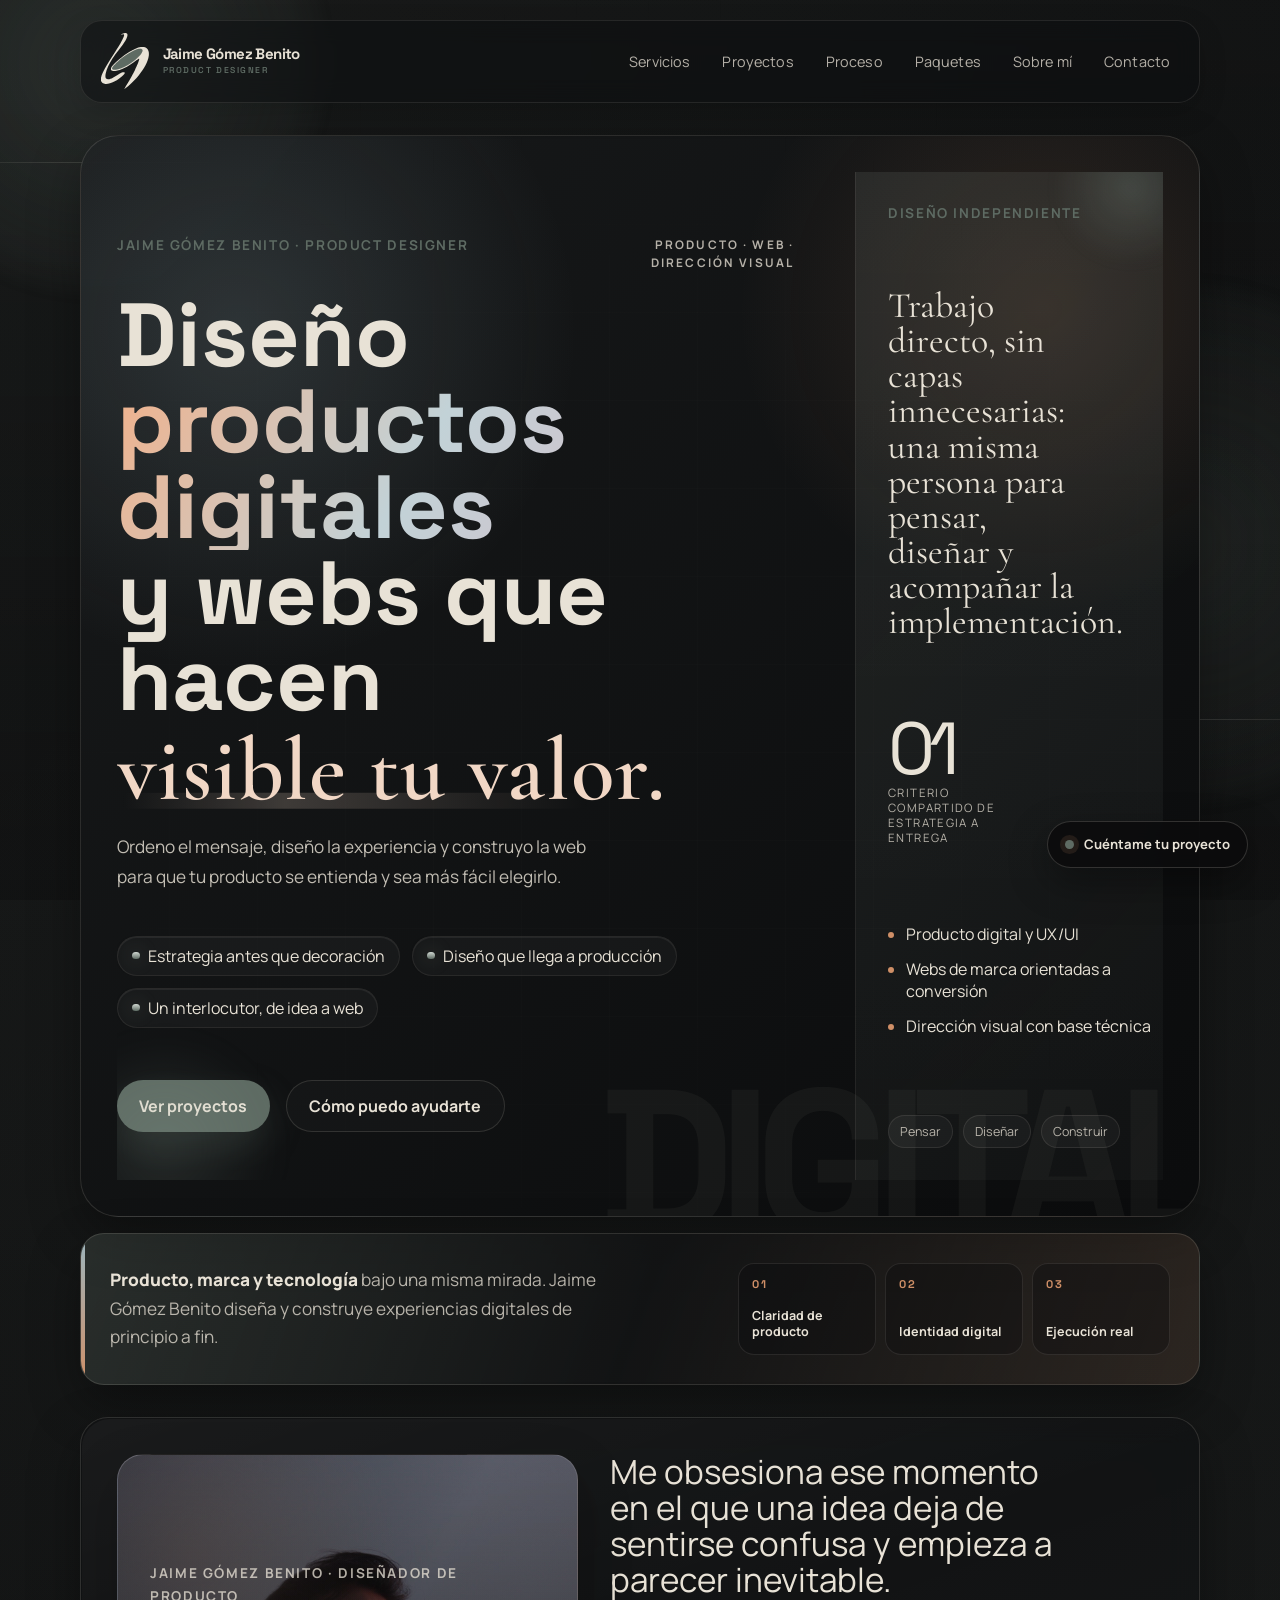
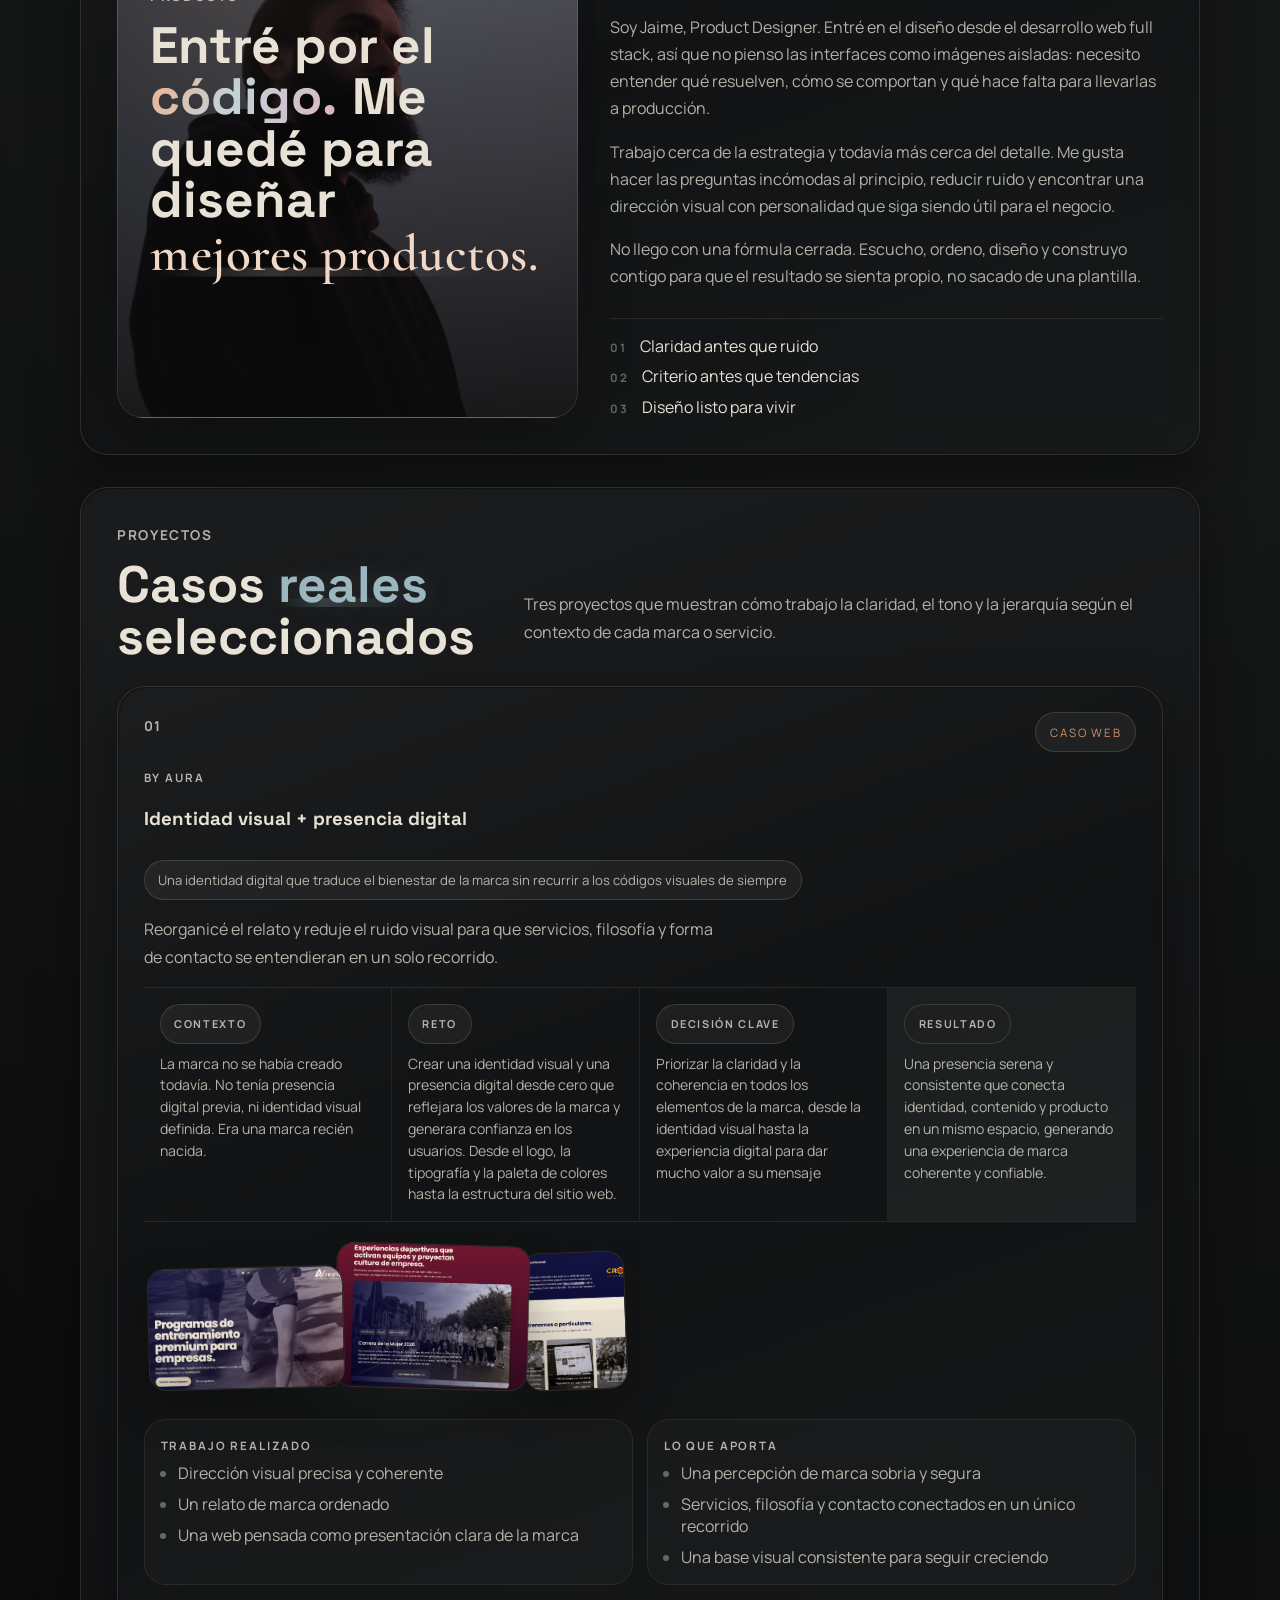
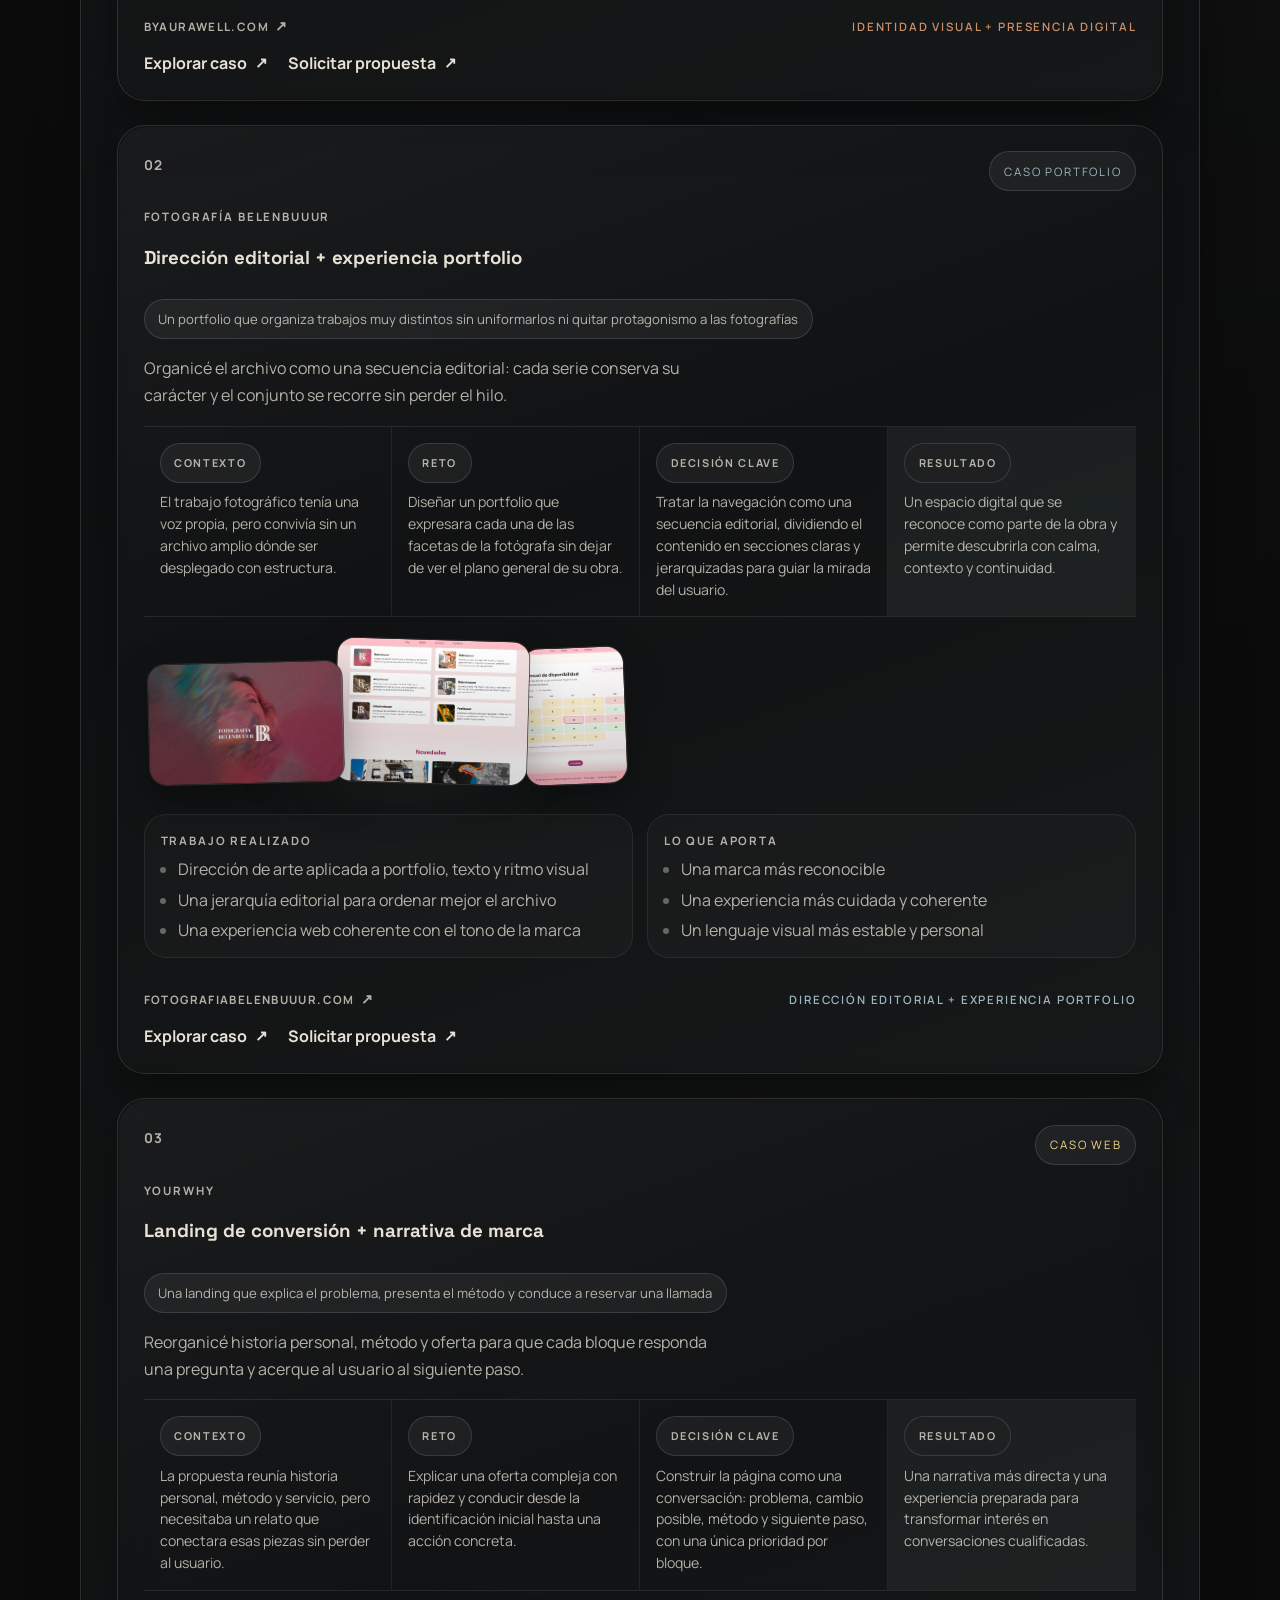
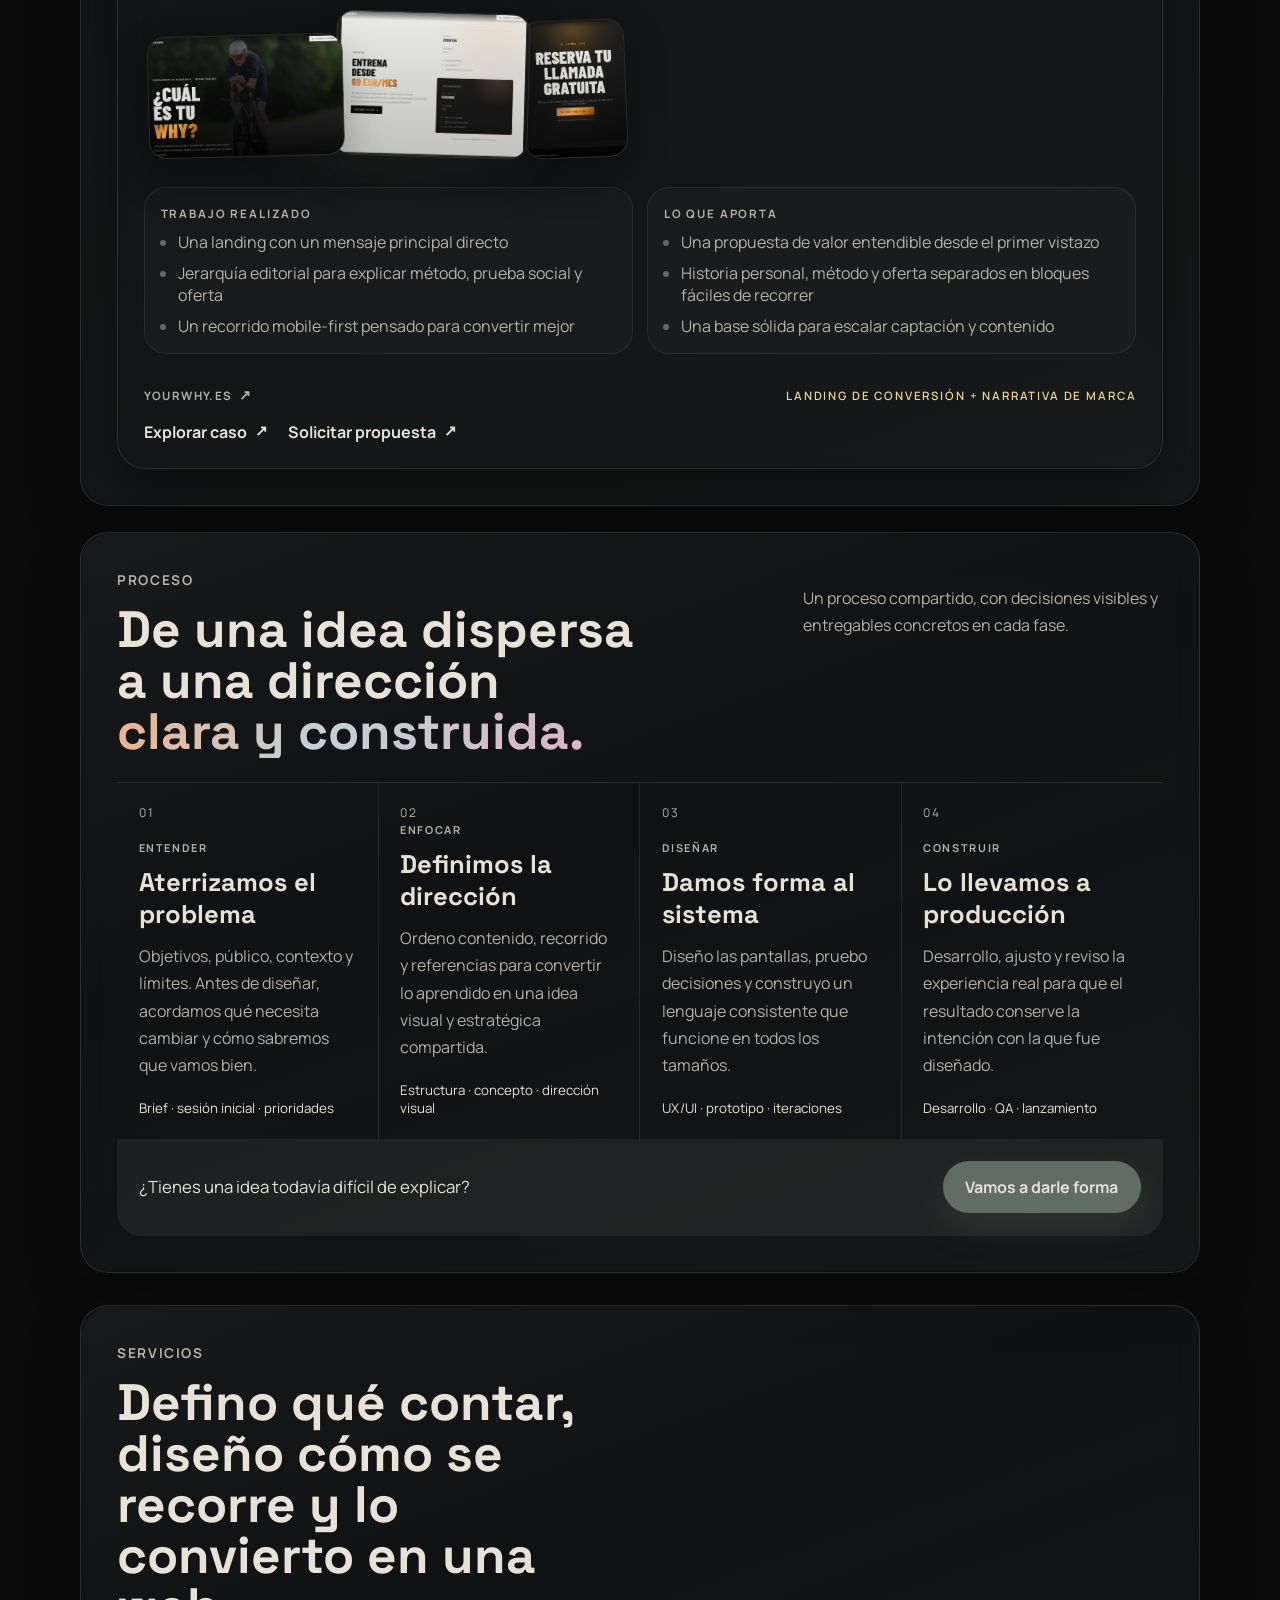
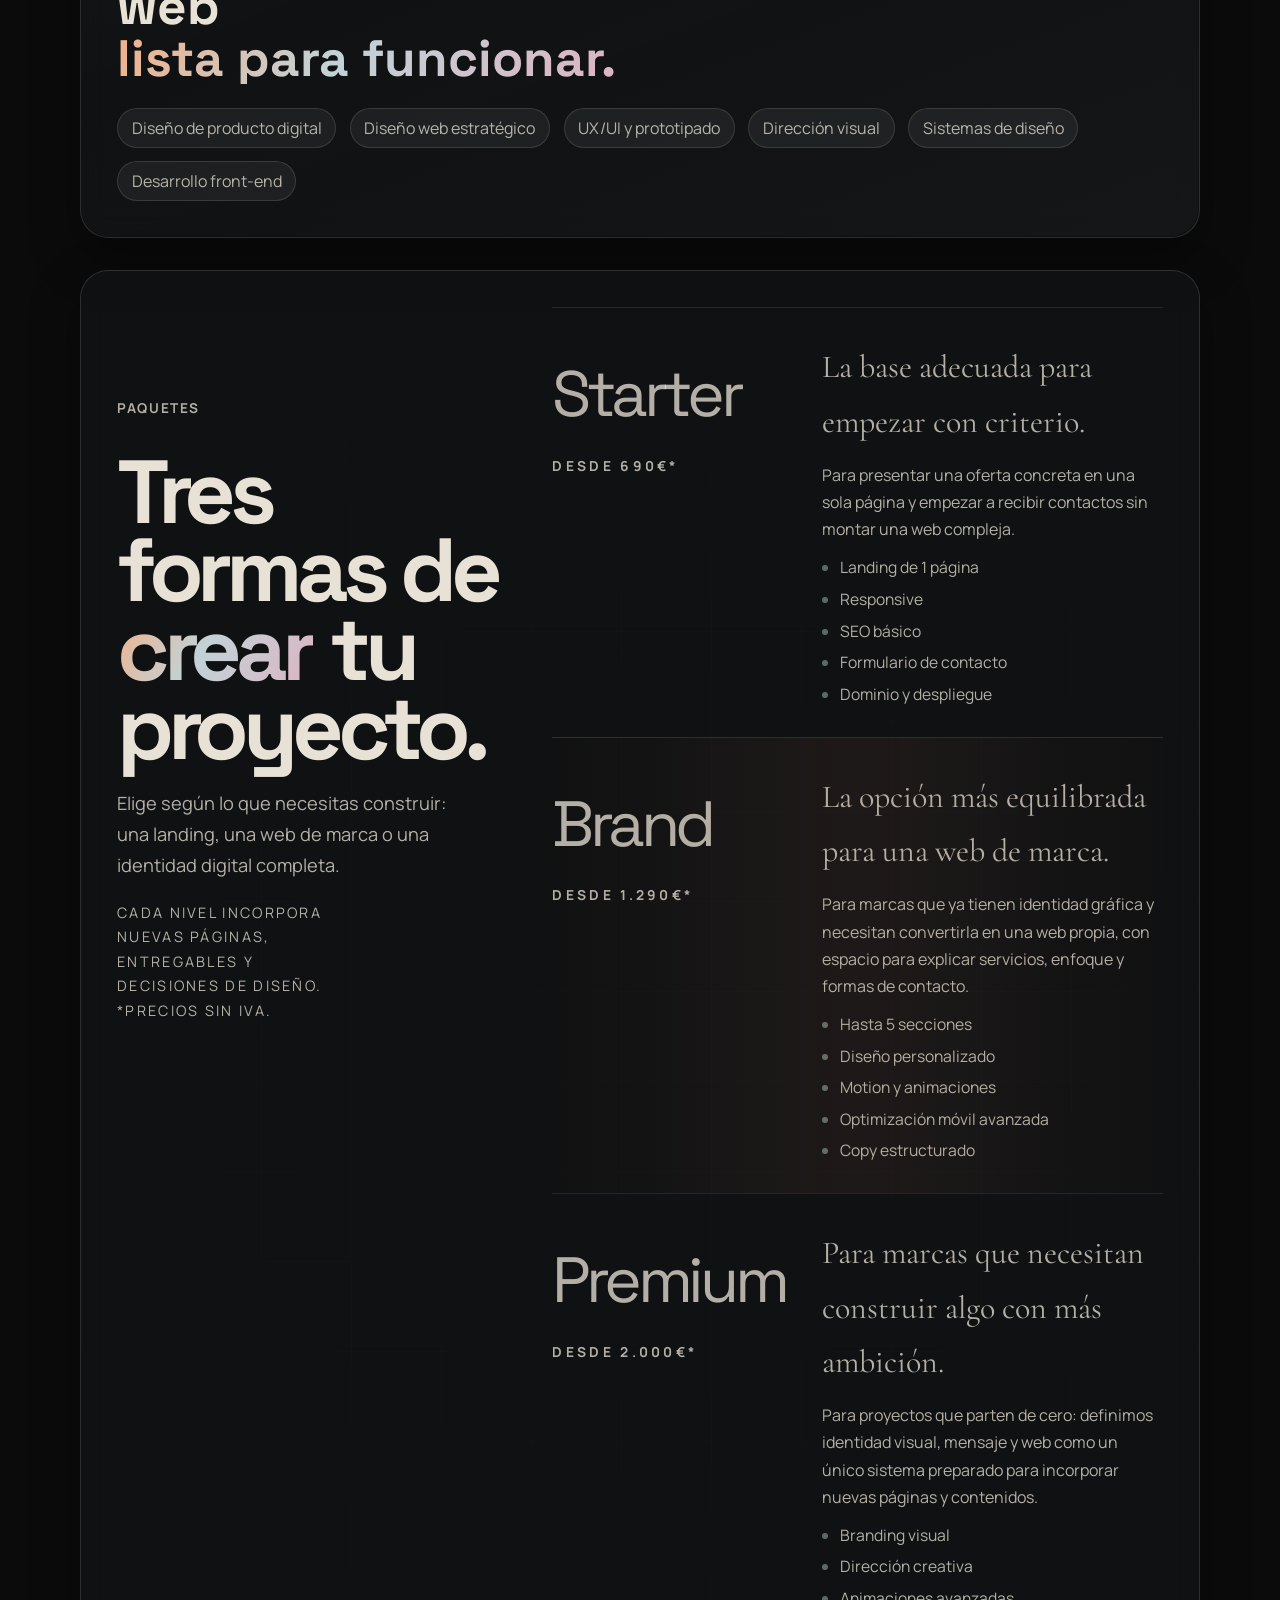
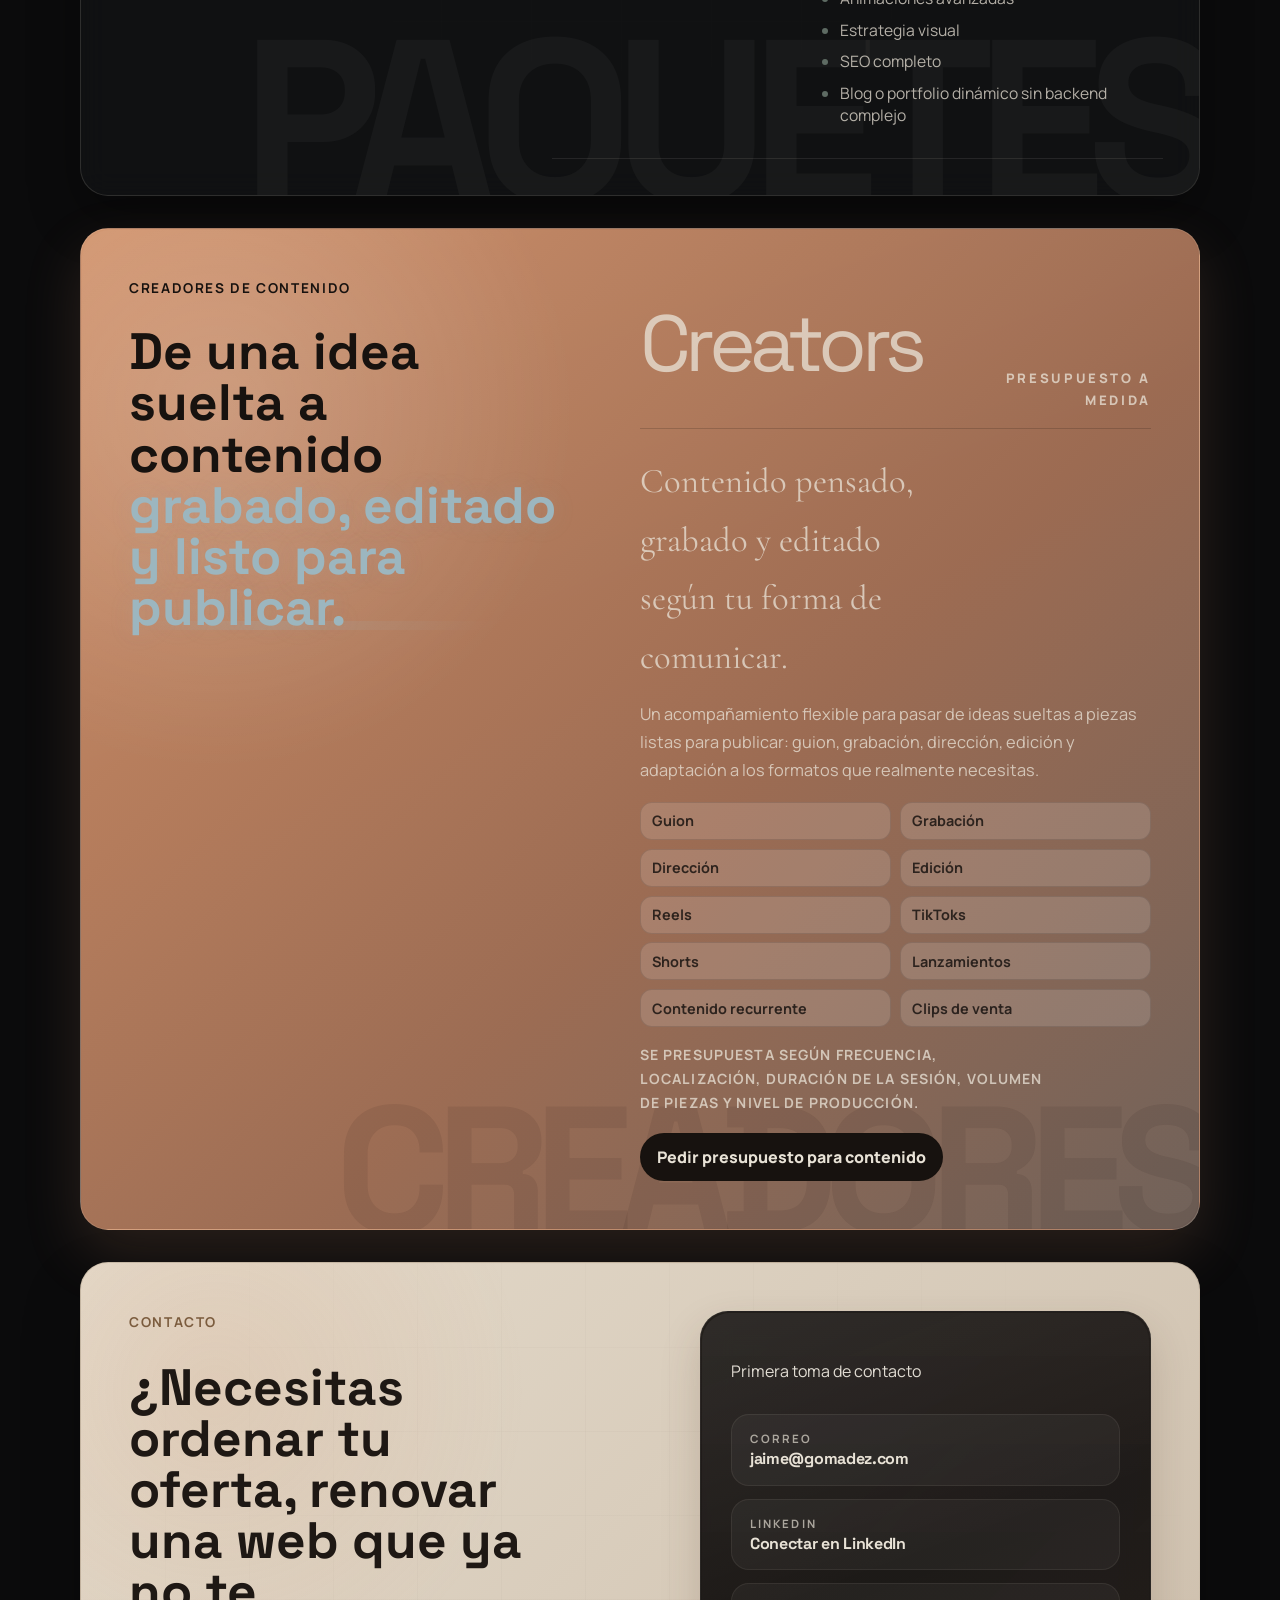
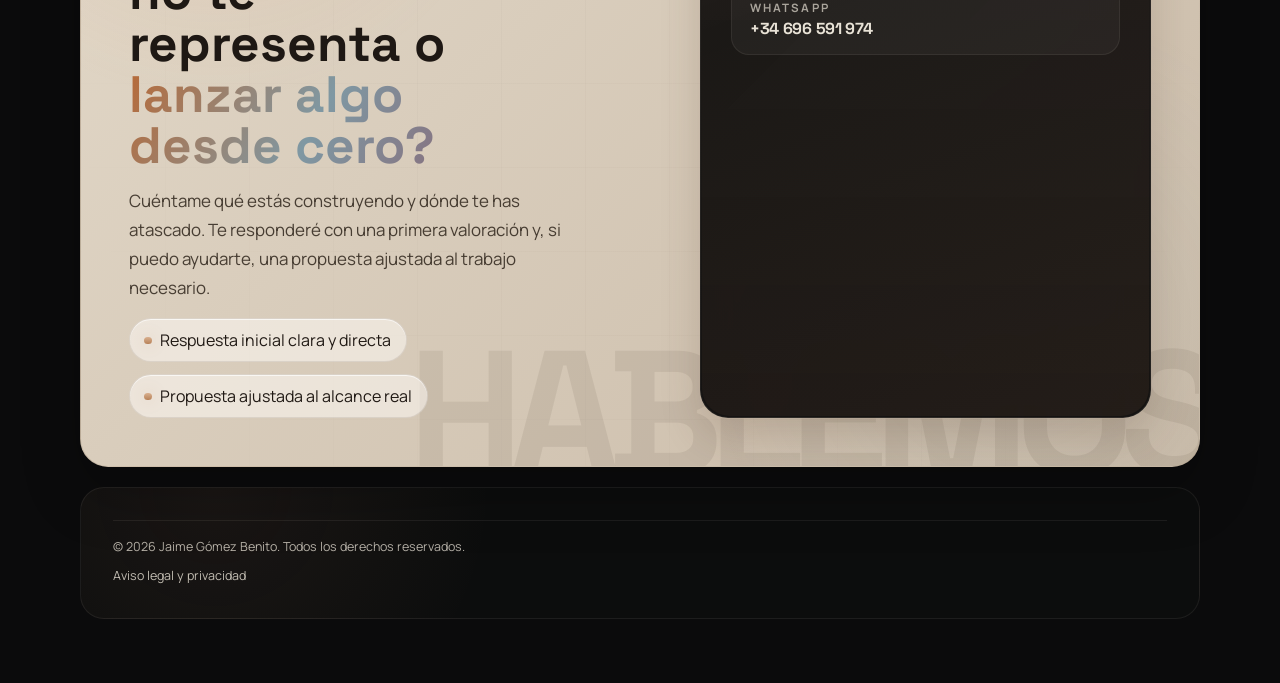
<file: index.html>
<!DOCTYPE html>
<html lang="es">
<!--
	MAPA DEL DOCUMENTO
	────────────────────────────────────────────────────────────
	01. HEAD ............... Línea 27  · Metadatos, SEO, iconos y estilos
	02. AMBIENTE GLOBAL .... Línea 111 · Cursor y decoración de fondo
	03. HEADER ............. Línea 125 · Marca y navegación principal
	04. HERO ............... Línea 156 · Presentación y propuesta de valor
	05. POSICIONAMIENTO .... Línea 200 · Resumen de especialización
	06. SOBRE MÍ ........... Línea 211 · Historia y principios
	07. PROYECTOS .......... Línea 234 · Casos de estudio
	    07.1 By Aura ................ Línea 247
	    07.2 Fotografía Belenbuuur ... Línea 311
	    07.3 YourWhy ................. Línea 375
	08. PROCESO ............ Línea 442 · Metodología de trabajo
	09. SERVICIOS .......... Línea 464 · Capacidades
	10. PAQUETES ........... Línea 484 · Modalidades y precios
	11. CREADORES .......... Línea 555 · Oferta de contenido
	12. CONTACTO ........... Línea 589 · Canales de contacto
	13. FOOTER ............. Línea 620 · Legal

	Consejo: en VS Code usa Ctrl+K, Ctrl+0 para plegar todas las
	regiones y Ctrl+K, Ctrl+J para desplegarlas.
	Ctrl+G te lleva a la línea indicada.
-->

<!-- #region 01 · HEAD -->
<head>
	<!-- Meta base -->
	<meta charset="UTF-8">
	<meta name="viewport" content="width=device-width, initial-scale=1.0">

	<!-- SEO / Social sharing -->
	<meta name="description" content="Jaime Gómez Benito, diseñador de producto digital. UX/UI, dirección visual y desarrollo web para marcas y negocios digitales.">
	<meta name="robots" content="index, follow">
	<meta name="theme-color" content="#0B0B0C">
	<link rel="canonical" href="https://gomadez.com/">
	<meta property="og:type" content="website">
	<meta property="og:url" content="https://gomadez.com/">
	<meta property="og:title" content="Jaime Gómez Benito | Diseño de producto digital y web">
	<meta property="og:description" content="Diseño independiente de producto digital y web. Estrategia, UX/UI, dirección visual y desarrollo para marcas y negocios digitales.">
	<meta property="og:site_name" content="Jaime Gómez Benito">
	<meta property="og:image" content="https://gomadez.com/media/logos/og-image.png">
	<meta property="og:image:type" content="image/png">
	<meta property="og:image:width" content="1200">
	<meta property="og:image:height" content="630">
	<meta property="og:image:alt" content="Jaime Gómez Benito, diseño de producto digital y web">
	<meta name="twitter:card" content="summary_large_image">
	<meta name="twitter:title" content="Jaime Gómez Benito | Diseño de producto digital y web">
	<meta name="twitter:description" content="Diseño independiente de producto digital y web. Estrategia, UX/UI, dirección visual y desarrollo.">
	<meta name="twitter:image" content="https://gomadez.com/media/logos/og-image.png">
	<title>Jaime Gómez Benito | Diseño de producto digital y web</title>

	<!-- Favicons -->
	<link rel="icon" type="image/svg+xml" href="media/logos/favicon.svg">
	<link rel="icon" type="image/png" sizes="16x16" href="media/logos/favicon-16x16.png">
	<link rel="icon" type="image/png" sizes="32x32" href="media/logos/favicon-32x32.png">
	<link rel="icon" type="image/png" sizes="96x96" href="media/logos/favicon-96x96.png">
	<link rel="icon" type="image/png" sizes="48x48" href="media/logos/favicon-48x48.png">
	<link rel="icon" type="image/png" sizes="192x192" href="media/logos/favicon-192x192.png">
	<link rel="icon" type="image/png" sizes="200x200" href="media/logos/favicon-200x200.png">
	<link rel="apple-touch-icon" sizes="180x180" href="media/logos/apple-touch-icon.png">
	<link rel="manifest" href="media/logos/site.webmanifest">

	<script type="application/ld+json">
	{
		"@context": "https://schema.org",
		"@graph": [
			{
				"@type": "WebSite",
				"@id": "https://gomadez.com/#website",
				"name": "Jaime Gómez Benito — Diseño de producto digital y web",
				"alternateName": "gomadez.com",
				"url": "https://gomadez.com/"
			},
			{
				"@type": "Person",
				"@id": "https://gomadez.com/#jaime",
				"name": "Jaime Gómez Benito",
				"url": "https://gomadez.com/",
				"description": "Diseñador independiente de producto digital y web.",
				"jobTitle": "Diseñador de producto digital y web",
				"email": "info@gomadez.com",
				"telephone": "+34696591974",
				"sameAs": ["https://www.linkedin.com/in/jaimegomezbenito"]
			},
			{
				"@type": "ProfessionalService",
				"@id": "https://gomadez.com/#studio",
				"name": "Jaime Gómez Benito",
				"alternateName": "Jaime Gómez Benito — Diseño de producto digital y web",
				"url": "https://gomadez.com/",
				"founder": { "@id": "https://gomadez.com/#jaime" },
				"email": "info@gomadez.com",
				"telephone": "+34696591974",
				"areaServed": "ES",
				"serviceType": ["Diseño de producto digital", "Diseño web", "UX/UI", "Dirección visual", "Desarrollo front-end"]
			}
		]
	}
	</script>

	<!-- Tipografias y estilos -->
	<link rel="preconnect" href="https://fonts.googleapis.com">
	<link rel="preconnect" href="https://fonts.gstatic.com" crossorigin>
	<link href="https://fonts.googleapis.com/css2?family=Cormorant+Garamond:wght@500;600;700&family=Manrope:wght@400;500;700;800&family=Space+Grotesk:wght@500;700&display=swap" rel="stylesheet">
	<link rel="stylesheet" href="styles.css">
</head>
<!-- #endregion -->
<body>
	<!-- #region 02 · AMBIENTE GLOBAL -->
	<div class="custom-cursor custom-cursor-ring" aria-hidden="true"></div>
	<div class="custom-cursor custom-cursor-dot" aria-hidden="true"></div>
	<div class="page-ambient" aria-hidden="true">
		<span class="ambient-orb ambient-orb-left"></span>
		<span class="ambient-orb ambient-orb-right"></span>
		<span class="ambient-grid"></span>
		<span class="ambient-streak ambient-streak-one"></span>
		<span class="ambient-streak ambient-streak-two"></span>
	</div>
	<!-- #endregion -->

	<!-- Shell principal de la pagina -->
	<div class="site-shell">
		<!-- #region 03 · HEADER Y NAVEGACIÓN -->
		<header class="site-header">
			<a class="brand" href="#inicio" aria-label="Jaime Gómez Benito, Product Designer, ir al inicio">
				<img class="brand-mark" src="media/logos/jaime-gomez-logo.svg" alt="" width="88" height="88">
				<span class="brand-copy">
					<span class="brand-title">Jaime Gómez Benito</span>
					<span class="brand-subtitle">Product Designer</span>
				</span>
			</a>
			<button class="menu-toggle" type="button" aria-expanded="false" aria-controls="site-nav" aria-label="Abrir menú">
				<span></span>
				<span></span>
			</button>
			<nav id="site-nav" class="site-nav">
				<a href="#servicios">Servicios</a>
				<a href="#proyectos">Proyectos</a>
				<a href="#proceso">Proceso</a>
				<a href="#paquetes">Paquetes</a>
				<a href="#sobre-mi">Sobre mí</a>
				<a href="#contacto">Contacto</a>
			</nav>
		</header>

		<a class="persistent-cta" href="#contacto" aria-label="Contarme tu proyecto">
			<span class="persistent-cta-dot" aria-hidden="true"></span>
			<span>Cuéntame tu proyecto</span>
		</a>
		<!-- #endregion -->

		<!-- Contenido principal -->
		<main>
			<!-- #region 04 · HERO -->
			<section id="inicio" class="hero">
				<!-- Mensaje principal -->
				<div class="hero-copy reveal-on-load">
					<div class="hero-copy-topline">
						<p class="eyebrow">Jaime Gómez Benito · Product Designer</p>
						<p class="hero-stamp">Producto · Web · Dirección visual</p>
					</div>
					<h1 class="kinetic-title">Diseño <span class="title-accent title-accent-gradient">productos digitales</span> y webs que hacen <span class="title-accent title-accent-serif">visible tu valor.</span></h1>
					<p class="hero-text">Ordeno el mensaje, diseño la experiencia y construyo la web para que tu producto se entienda y sea más fácil elegirlo.</p>
					<div class="hero-highlights" aria-label="Puntos clave del perfil">
						<span>Estrategia antes que decoración</span>
						<span>Diseño que llega a producción</span>
						<span>Un interlocutor, de idea a web</span>
					</div>
					<div class="hero-actions">
						<a class="button button-primary" href="#proyectos">Ver proyectos</a>
						<a class="button button-secondary" href="#servicios">Cómo puedo ayudarte</a>
					</div>
				</div>

				<!-- Resumen rapido del perfil -->
				<aside class="hero-card depth-card reveal-on-load">
					<div class="hero-card-glow"></div>
					<p class="hero-card-label">Diseño independiente</p>
					<p class="hero-card-lead">Trabajo directo, sin capas innecesarias: una misma persona para pensar, diseñar y acompañar la implementación.</p>
					<div class="hero-card-metric">
						<span class="hero-card-value">01</span>
						<span class="hero-card-caption">criterio compartido de estrategia a entrega</span>
					</div>
					<ul>
						<li>Producto digital y UX/UI</li>
						<li>Webs de marca orientadas a conversión</li>
						<li>Dirección visual con base técnica</li>
					</ul>
					<div class="hero-card-footer">
						<span>Pensar</span>
						<span>Diseñar</span>
						<span>Construir</span>
					</div>
				</aside>
			</section>
			<!-- #endregion -->

			<!-- #region 05 · POSICIONAMIENTO -->
			<section class="positioning-strip reveal-on-load" aria-label="Posicionamiento profesional de Jaime Gómez Benito">
				<p class="positioning-intro"><span>Producto, marca y tecnología</span> bajo una misma mirada. Jaime Gómez Benito diseña y construye experiencias digitales de principio a fin.</p>
				<div class="positioning-points">
					<p><strong>01</strong><span>Claridad de producto</span></p>
					<p><strong>02</strong><span>Identidad digital</span></p>
					<p><strong>03</strong><span>Ejecución real</span></p>
				</div>
			</section>
			<!-- #endregion -->

			<!-- #region 06 · SOBRE MÍ -->
			<section id="sobre-mi" class="content-section split-section reveal-on-scroll">
				<!-- Titular de seccion -->
				<div class="about-heading">
					<p class="section-tag">Jaime Gómez Benito · Diseñador de producto</p>
					<h2 class="kinetic-title">Entré por el <span class="title-accent title-accent-gradient">código.</span> Me quedé para diseñar <span class="title-accent title-accent-serif">mejores productos.</span></h2>
				</div>

				<!-- Cuerpo editorial / bio -->
				<div class="about-copy">
					<p class="about-lead">Me obsesiona ese momento en el que una idea deja de sentirse confusa y empieza a parecer inevitable.</p>
					<p>Soy Jaime, Product Designer. Entré en el diseño desde el desarrollo web full stack, así que no pienso las interfaces como imágenes aisladas: necesito entender qué resuelven, cómo se comportan y qué hace falta para llevarlas a producción.</p>
					<p>Trabajo cerca de la estrategia y todavía más cerca del detalle. Me gusta hacer las preguntas incómodas al principio, reducir ruido y encontrar una dirección visual con personalidad que siga siendo útil para el negocio.</p>
					<p>No llego con una fórmula cerrada. Escucho, ordeno, diseño y construyo contigo para que el resultado se sienta propio, no sacado de una plantilla.</p>
					<div class="about-principles" aria-label="Principios de trabajo">
						<span><strong>01</strong> Claridad antes que ruido</span>
						<span><strong>02</strong> Criterio antes que tendencias</span>
						<span><strong>03</strong> Diseño listo para vivir</span>
					</div>
				</div>
			</section>
			<!-- #endregion -->

			<!-- #region 07 · PROYECTOS -->
			<section id="proyectos" class="content-section reveal-on-scroll">
				<!-- Introduccion de bloque -->
				<div class="section-heading">
					<div>
						<p class="section-tag">Proyectos</p>
						<h2 class="kinetic-title">Casos <span class="title-accent title-accent-highlight">reales</span> seleccionados</h2>
					</div>
					<p>Tres proyectos que muestran cómo trabajo la claridad, el tono y la jerarquía según el contexto de cada marca o servicio.</p>
				</div>

				<!-- Grid de proyectos -->
				<div class="project-grid">
					<!-- #region 07.1 · BY AURA -->
					<article class="project-card project-card-brand depth-card reveal-on-scroll">
						<!-- Columna editorial -->
						<div class="project-card-story">
							<div class="project-card-topline">
								<p class="project-index">01</p>
								<span class="project-card-note">Caso web</span>
							</div>
							<div class="project-card-heading">
								<div>
									<p class="project-card-kicker">By Aura</p>
									<h3>Identidad visual + presencia digital</h3>
								</div>
								<span class="project-card-status">Una identidad digital que traduce el bienestar de la marca sin recurrir a los códigos visuales de siempre</span>
							</div>
							<p class="project-card-intro">Reorganicé el relato y reduje el ruido visual para que servicios, filosofía y forma de contacto se entendieran en un solo recorrido.</p>
							<div class="case-study-flow">
								<div><span>Contexto</span><p>La marca no se había creado todavía. No tenía presencia digital previa, ni identidad visual definida. Era una marca recién nacida.</p></div>
								<div><span>Reto</span><p>Crear una identidad visual y una presencia digital desde cero que reflejara los valores de la marca y generara confianza en los usuarios. Desde el logo, la tipografía y la paleta de colores hasta la estructura del sitio web.</p></div>
								<div><span>Decisión clave</span><p>Priorizar la claridad y la coherencia en todos los elementos de la marca, desde la identidad visual hasta la experiencia digital para dar mucho valor a su mensaje</p></div>
								<div class="case-study-result"><span>Resultado</span><p>Una presencia serena y consistente que conecta identidad, contenido y producto en un mismo espacio, generando una experiencia de marca coherente y confiable.</p></div>
							</div>
							<div class="project-image-popups" aria-label="Capturas del proyecto By Aura">
								<figure class="project-image-popup project-image-popup-main">
									<img src="media/projects/aura1.png" alt="Captura principal de la web de By Aura" loading="lazy" decoding="async">
								</figure>
								<figure class="project-image-popup project-image-popup-secondary">
									<img src="media/projects/aura2.png" alt="Detalle visual de la experiencia web de By Aura" loading="lazy" decoding="async">
								</figure>
								<figure class="project-image-popup project-image-popup-tertiary">
									<img src="media/projects/aura3.png" alt="Detalle de interfaz del proyecto By Aura" loading="lazy" decoding="async">
								</figure>
							</div>
							<div class="project-card-columns">
								<div class="project-card-block">
									<p class="project-card-label">Trabajo realizado</p>
									<ul class="project-card-list">
										<li>Dirección visual precisa y coherente</li>
										<li>Un relato de marca ordenado</li>
										<li>Una web pensada como presentación clara de la marca</li>
									</ul>
								</div>
								<div class="project-card-block">
									<p class="project-card-label">Lo que aporta</p>
									<ul class="project-card-list">
										<li>Una percepción de marca sobria y segura</li>
										<li>Servicios, filosofía y contacto conectados en un único recorrido</li>
										<li>Una base visual consistente para seguir creciendo</li>
									</ul>
								</div>
							</div>
							<div class="project-card-meta">
								<a class="project-card-meta-link" href="https://www.byaurawell.com" target="_blank" rel="noreferrer">byaurawell.com</a>
								<strong>Identidad visual + presencia digital</strong>
							</div>
							<div class="project-card-actions">
								<a class="project-link" href="https://www.byaurawell.com" target="_blank" rel="noreferrer">Explorar caso</a>
								<a class="project-link" href="#contacto">Solicitar propuesta</a>
							</div>
						</div>

					</article>
					<!-- #endregion -->

					<!-- #region 07.2 · FOTOGRAFÍA BELENBUUUR -->
					<article class="project-card project-card-spotlight depth-card reveal-on-scroll">
						<!-- Columna editorial -->
						<div class="project-card-story">
							<div class="project-card-topline">
								<p class="project-index">02</p>
								<span class="project-card-note">Caso portfolio</span>
							</div>
							<div class="project-card-heading">
								<div>
									<p class="project-card-kicker">Fotografía Belenbuuur</p>
									<h3>Dirección editorial + experiencia portfolio</h3>
								</div>
								<span class="project-card-status">Un portfolio que organiza trabajos muy distintos sin uniformarlos ni quitar protagonismo a las fotografías</span>
							</div>
							<p class="project-card-intro">Organicé el archivo como una secuencia editorial: cada serie conserva su carácter y el conjunto se recorre sin perder el hilo.</p>
							<div class="case-study-flow">
								<div><span>Contexto</span><p>El trabajo fotográfico tenía una voz propia, pero convivía sin un archivo amplio dónde ser desplegado con estructura.</p></div>
								<div><span>Reto</span><p>Diseñar un portfolio que expresara cada una de las facetas de la fotógrafa sin dejar de ver el plano general de su obra.</p></div>
								<div><span>Decisión clave</span><p>Tratar la navegación como una secuencia editorial, dividiendo el contenido en secciones claras y jerarquizadas para guiar la mirada del usuario.</p></div>
								<div class="case-study-result"><span>Resultado</span><p>Un espacio digital que se reconoce como parte de la obra y permite descubrirla con calma, contexto y continuidad.</p></div>
							</div>
							<div class="project-image-popups" aria-label="Capturas del proyecto Fotografía Belenbuuur">
								<figure class="project-image-popup project-image-popup-main">
									<img src="media/projects/belenbuuur1.png" alt="Captura principal del portfolio Fotografía Belenbuuur" loading="lazy" decoding="async">
								</figure>
								<figure class="project-image-popup project-image-popup-secondary">
									<img src="media/projects/belenbuuur2.png" alt="Detalle editorial del portfolio Fotografía Belenbuuur" loading="lazy" decoding="async">
								</figure>
								<figure class="project-image-popup project-image-popup-tertiary">
									<img src="media/projects/belenbuuur3.png" alt="Detalle visual de la web Fotografía Belenbuuur" loading="lazy" decoding="async">
								</figure>
							</div>
							<div class="project-card-columns">
								<div class="project-card-block">
									<p class="project-card-label">Trabajo realizado</p>
									<ul class="project-card-list">
										<li>Dirección de arte aplicada a portfolio, texto y ritmo visual</li>
										<li>Una jerarquía editorial para ordenar mejor el archivo</li>
										<li>Una experiencia web coherente con el tono de la marca</li>
									</ul>
								</div>
								<div class="project-card-block">
									<p class="project-card-label">Lo que aporta</p>
									<ul class="project-card-list">
										<li>Una marca más reconocible</li>
										<li>Una experiencia más cuidada y coherente</li>
										<li>Un lenguaje visual más estable y personal</li>
									</ul>
								</div>
							</div>
							<div class="project-card-meta">
								<a class="project-card-meta-link" href="https://fotografiabelenbuuur.com" target="_blank" rel="noreferrer">fotografiabelenbuuur.com</a>
								<strong>Dirección editorial + experiencia portfolio</strong>
							</div>
							<div class="project-card-actions">
								<a class="project-link" href="https://fotografiabelenbuuur.com" target="_blank" rel="noreferrer">Explorar caso</a>
								<a class="project-link" href="#contacto">Solicitar propuesta</a>
							</div>
						</div>

					</article>
					<!-- #endregion -->

					<!-- #region 07.3 · YOURWHY -->
					<article class="project-card project-card-dashboard depth-card reveal-on-scroll">
						<!-- Columna editorial -->
						<div class="project-card-story">
							<div class="project-card-topline">
								<p class="project-index">03</p>
								<span class="project-card-note">Caso web</span>
							</div>
							<div class="project-card-heading">
								<div>
									<p class="project-card-kicker">YourWhy</p>
									<h3>Landing de conversión + narrativa de marca</h3>
								</div>
								<span class="project-card-status">Una landing que explica el problema, presenta el método y conduce a reservar una llamada</span>
							</div>
							<p class="project-card-intro">Reorganicé historia personal, método y oferta para que cada bloque responda una pregunta y acerque al usuario al siguiente paso.</p>
							<div class="case-study-flow">
								<div><span>Contexto</span><p>La propuesta reunía historia personal, método y servicio, pero necesitaba un relato que conectara esas piezas sin perder al usuario.</p></div>
								<div><span>Reto</span><p>Explicar una oferta compleja con rapidez y conducir desde la identificación inicial hasta una acción concreta.</p></div>
								<div><span>Decisión clave</span><p>Construir la página como una conversación: problema, cambio posible, método y siguiente paso, con una única prioridad por bloque.</p></div>
								<div class="case-study-result"><span>Resultado</span><p>Una narrativa más directa y una experiencia preparada para transformar interés en conversaciones cualificadas.</p></div>
							</div>
							<div class="project-image-popups" aria-label="Capturas del proyecto YourWhy">
								<figure class="project-image-popup project-image-popup-main">
									<img src="media/projects/yourwhy1.png" alt="Captura principal de la landing YourWhy" loading="lazy" decoding="async">
								</figure>
								<figure class="project-image-popup project-image-popup-secondary">
									<img src="media/projects/yourwhy2.png" alt="Detalle de narrativa y conversión de YourWhy" loading="lazy" decoding="async">
								</figure>
								<figure class="project-image-popup project-image-popup-tertiary">
									<img src="media/projects/yourwhy3.png" alt="Detalle visual de la landing YourWhy" loading="lazy" decoding="async">
								</figure>
							</div>
							<div class="project-card-columns">
								<div class="project-card-block">
									<p class="project-card-label">Trabajo realizado</p>
									<ul class="project-card-list">
										<li>Una landing con un mensaje principal directo</li>
										<li>Jerarquía editorial para explicar método, prueba social y oferta</li>
										<li>Un recorrido mobile-first pensado para convertir mejor</li>
									</ul>
								</div>
								<div class="project-card-block">
									<p class="project-card-label">Lo que aporta</p>
									<ul class="project-card-list">
										<li>Una propuesta de valor entendible desde el primer vistazo</li>
										<li>Historia personal, método y oferta separados en bloques fáciles de recorrer</li>
										<li>Una base sólida para escalar captación y contenido</li>
									</ul>
								</div>
							</div>
							<div class="project-card-meta">
								<a class="project-card-meta-link" href="https://yourwhy.es" target="_blank" rel="noreferrer">yourwhy.es</a>
								<strong>Landing de conversión + narrativa de marca</strong>
							</div>
							<div class="project-card-actions">
								<a class="project-link" href="https://yourwhy.es" target="_blank" rel="noreferrer">Explorar caso</a>
								<a class="project-link" href="#contacto">Solicitar propuesta</a>
							</div>
						</div>

					</article>
					<!-- #endregion -->
				</div>
			</section>
			<!-- #endregion -->

			<!-- #region 08 · PROCESO -->
			<section id="proceso" class="content-section process-section reveal-on-scroll">
				<div class="section-heading process-heading">
					<div>
						<p class="section-tag">Proceso</p>
						<h2 class="kinetic-title">De una idea dispersa a una dirección <span class="title-accent title-accent-gradient">clara y construida.</span></h2>
					</div>
					<p>Un proceso compartido, con decisiones visibles y entregables concretos en cada fase.</p>
				</div>
				<div class="process-grid">
					<article class="process-step"><span>01</span><p class="process-kicker">Entender</p><h3>Aterrizamos el problema</h3><p>Objetivos, público, contexto y límites. Antes de diseñar, acordamos qué necesita cambiar y cómo sabremos que vamos bien.</p><small>Brief · sesión inicial · prioridades</small></article>
					<article class="process-step"><span>02</span><p class="process-kicker">Enfocar</p><h3>Definimos la dirección</h3><p>Ordeno contenido, recorrido y referencias para convertir lo aprendido en una idea visual y estratégica compartida.</p><small>Estructura · concepto · dirección visual</small></article>
					<article class="process-step"><span>03</span><p class="process-kicker">Diseñar</p><h3>Damos forma al sistema</h3><p>Diseño las pantallas, pruebo decisiones y construyo un lenguaje consistente que funcione en todos los tamaños.</p><small>UX/UI · prototipo · iteraciones</small></article>
					<article class="process-step"><span>04</span><p class="process-kicker">Construir</p><h3>Lo llevamos a producción</h3><p>Desarrollo, ajusto y reviso la experiencia real para que el resultado conserve la intención con la que fue diseñado.</p><small>Desarrollo · QA · lanzamiento</small></article>
				</div>
				<div class="process-cta">
					<p>¿Tienes una idea todavía difícil de explicar?</p>
					<a class="button button-primary" href="#contacto">Vamos a darle forma</a>
				</div>
			</section>
			<!-- #endregion -->

			<!-- #region 09 · SERVICIOS -->
			<section id="servicios" class="content-section reveal-on-scroll">
				<div class="section-heading">
					<div>
						<p class="section-tag">Servicios</p>
						<h2 class="kinetic-title">Defino qué contar, diseño cómo se recorre y lo convierto en una web <span class="title-accent title-accent-gradient">lista para funcionar.</span></h2>
					</div>
				</div>

				<div class="skill-list">
					<span>Diseño de producto digital</span>
					<span>Diseño web estratégico</span>
					<span>UX/UI y prototipado</span>
					<span>Dirección visual</span>
					<span>Sistemas de diseño</span>
					<span>Desarrollo front-end</span>
				</div>
			</section>
			<!-- #endregion -->

			<!-- #region 10 · PAQUETES -->
			<section id="paquetes" class="content-section reveal-on-scroll packages-section">
				<div class="packages-shell">
					<div class="packages-intro">
						<p class="section-tag">Paquetes</p>
						<h2 class="packages-title">Tres formas de <span class="title-accent title-accent-gradient">crear</span> tu proyecto.</h2>
						<p class="packages-copy">Elige según lo que necesitas construir: una landing, una web de marca o una identidad digital completa.</p>
						<p class="packages-note">Cada nivel incorpora nuevas páginas, entregables y decisiones de diseño. *Precios sin IVA.</p>
					</div>

					<div class="packages-rail">
						<article class="package-band reveal-on-scroll">
							<div class="package-band-header">
								<p class="package-band-tier">Starter</p>
								<p class="package-band-price">Desde 690€*</p>
							</div>
							<div class="package-band-body">
								<p class="package-band-kicker">La base adecuada para empezar con criterio.</p>
								<p class="package-band-summary">Para presentar una oferta concreta en una sola página y empezar a recibir contactos sin montar una web compleja.</p>
								<ul class="package-list">
									<li>Landing de 1 página</li>
									<li>Responsive</li>
									<li>SEO básico</li>
									<li>Formulario de contacto</li>
									<li>Dominio y despliegue</li>
								</ul>
							</div>
						</article>

						<article class="package-band package-band-featured reveal-on-scroll">
							<div class="package-band-header">
								<p class="package-band-tier">Brand</p>
								<p class="package-band-price">Desde 1.290€*</p>
							</div>
							<div class="package-band-body">
								<p class="package-band-kicker">La opción más equilibrada para una web de marca.</p>
								<p class="package-band-summary">Para marcas que ya tienen identidad gráfica y necesitan convertirla en una web propia, con espacio para explicar servicios, enfoque y formas de contacto.</p>
								<ul class="package-list">
									<li>Hasta 5 secciones</li>
									<li>Diseño personalizado</li>
									<li>Motion y animaciones</li>
									<li>Optimización móvil avanzada</li>
									<li>Copy estructurado</li>
								</ul>
							</div>
						</article>

						<article class="package-band reveal-on-scroll">
							<div class="package-band-header">
								<p class="package-band-tier">Premium</p>
								<p class="package-band-price">Desde 2.000€*</p>
							</div>
							<div class="package-band-body">
								<p class="package-band-kicker">Para marcas que necesitan construir algo con más ambición.</p>
								<p class="package-band-summary">Para proyectos que parten de cero: definimos identidad visual, mensaje y web como un único sistema preparado para incorporar nuevas páginas y contenidos.</p>
								<ul class="package-list">
									<li>Branding visual</li>
									<li>Dirección creativa</li>
									<li>Animaciones avanzadas</li>
									<li>Estrategia visual</li>
									<li>SEO completo</li>
									<li>Blog o portfolio dinámico sin backend complejo</li>
								</ul>
							</div>
						</article>

					</div>
				</div>
			</section>
			<!-- #endregion -->

			<!-- #region 11 · CREADORES DE CONTENIDO -->
			<section id="creadores" class="content-section reveal-on-scroll creators-section">
				<div class="creators-heading">
					<p class="section-tag">Creadores de contenido</p>
					<h2 class="kinetic-title">De una idea suelta a contenido <span class="title-accent title-accent-highlight">grabado, editado y listo para publicar.</span></h2>
				</div>

				<article class="creators-offer reveal-on-scroll">
					<div class="creators-offer-header">
						<p class="creators-offer-title">Creators</p>
						<p class="creators-offer-note">Presupuesto a medida</p>
					</div>
					<div class="creators-offer-body">
						<p class="creators-offer-kicker">Contenido pensado, grabado y editado según tu forma de comunicar.</p>
						<p class="creators-offer-summary">Un acompañamiento flexible para pasar de ideas sueltas a piezas listas para publicar: guion, grabación, dirección, edición y adaptación a los formatos que realmente necesitas.</p>
						<ul class="creators-list">
							<li>Guion</li>
							<li>Grabación</li>
							<li>Dirección</li>
							<li>Edición</li>
							<li>Reels</li>
							<li>TikToks</li>
							<li>Shorts</li>
							<li>Lanzamientos</li>
							<li>Contenido recurrente</li>
							<li>Clips de venta</li>
						</ul>
						<p class="creators-budget-note">Se presupuesta según frecuencia, localización, duración de la sesión, volumen de piezas y nivel de producción.</p>
						<a class="creators-cta" href="#contacto">Pedir presupuesto para contenido</a>
					</div>
				</article>
			</section>
			<!-- #endregion -->

			<!-- #region 12 · CONTACTO -->
			<section id="contacto" class="content-section contact-section reveal-on-scroll">
				<div class="contact-copy">
					<p class="section-tag">Contacto</p>
					<h2 class="kinetic-title">¿Necesitas ordenar tu oferta, renovar una web que ya no te representa o <span class="title-accent title-accent-gradient">lanzar algo desde cero?</span></h2>
					<p class="contact-lead">Cuéntame qué estás construyendo y dónde te has atascado. Te responderé con una primera valoración y, si puedo ayudarte, una propuesta ajustada al trabajo necesario.</p>
					<div class="contact-proof" aria-label="Puntos clave del contacto">
						<span>Respuesta inicial clara y directa</span>
						<span>Propuesta ajustada al alcance real</span>
					</div>
				</div>

				<div class="contact-card">
					<p class="contact-card-label">Primera toma de contacto</p>
					<a href="mailto:jaime@gomadez.com">
						<span class="contact-link-label">Correo</span>
						<strong>jaime@gomadez.com</strong>
					</a>
					<a href="https://www.linkedin.com/in/jaimegomezbenito" target="_blank" rel="noreferrer">
						<span class="contact-link-label">LinkedIn</span>
						<strong>Conectar en LinkedIn</strong>
					</a>
					<a href="https://wa.me/34696591974" target="_blank" rel="noreferrer">
						<span class="contact-link-label">WhatsApp</span>
						<strong>+34 696 591 974</strong>
					</a>
				</div>
			</section>
			<!-- #endregion -->
		</main>

		<!-- #region 13 · FOOTER -->
		<footer class="site-footer">
			<div class="footer-legal">
				<p>© 2026 Jaime Gómez Benito. Todos los derechos reservados.</p>
				<a href="legal/index.html">Aviso legal y privacidad</a>
			</div>
		</footer>
		<!-- #endregion -->
	</div>

	<!-- Scripts -->
	<script src="app.js"></script>
</body>
</html>
</file>
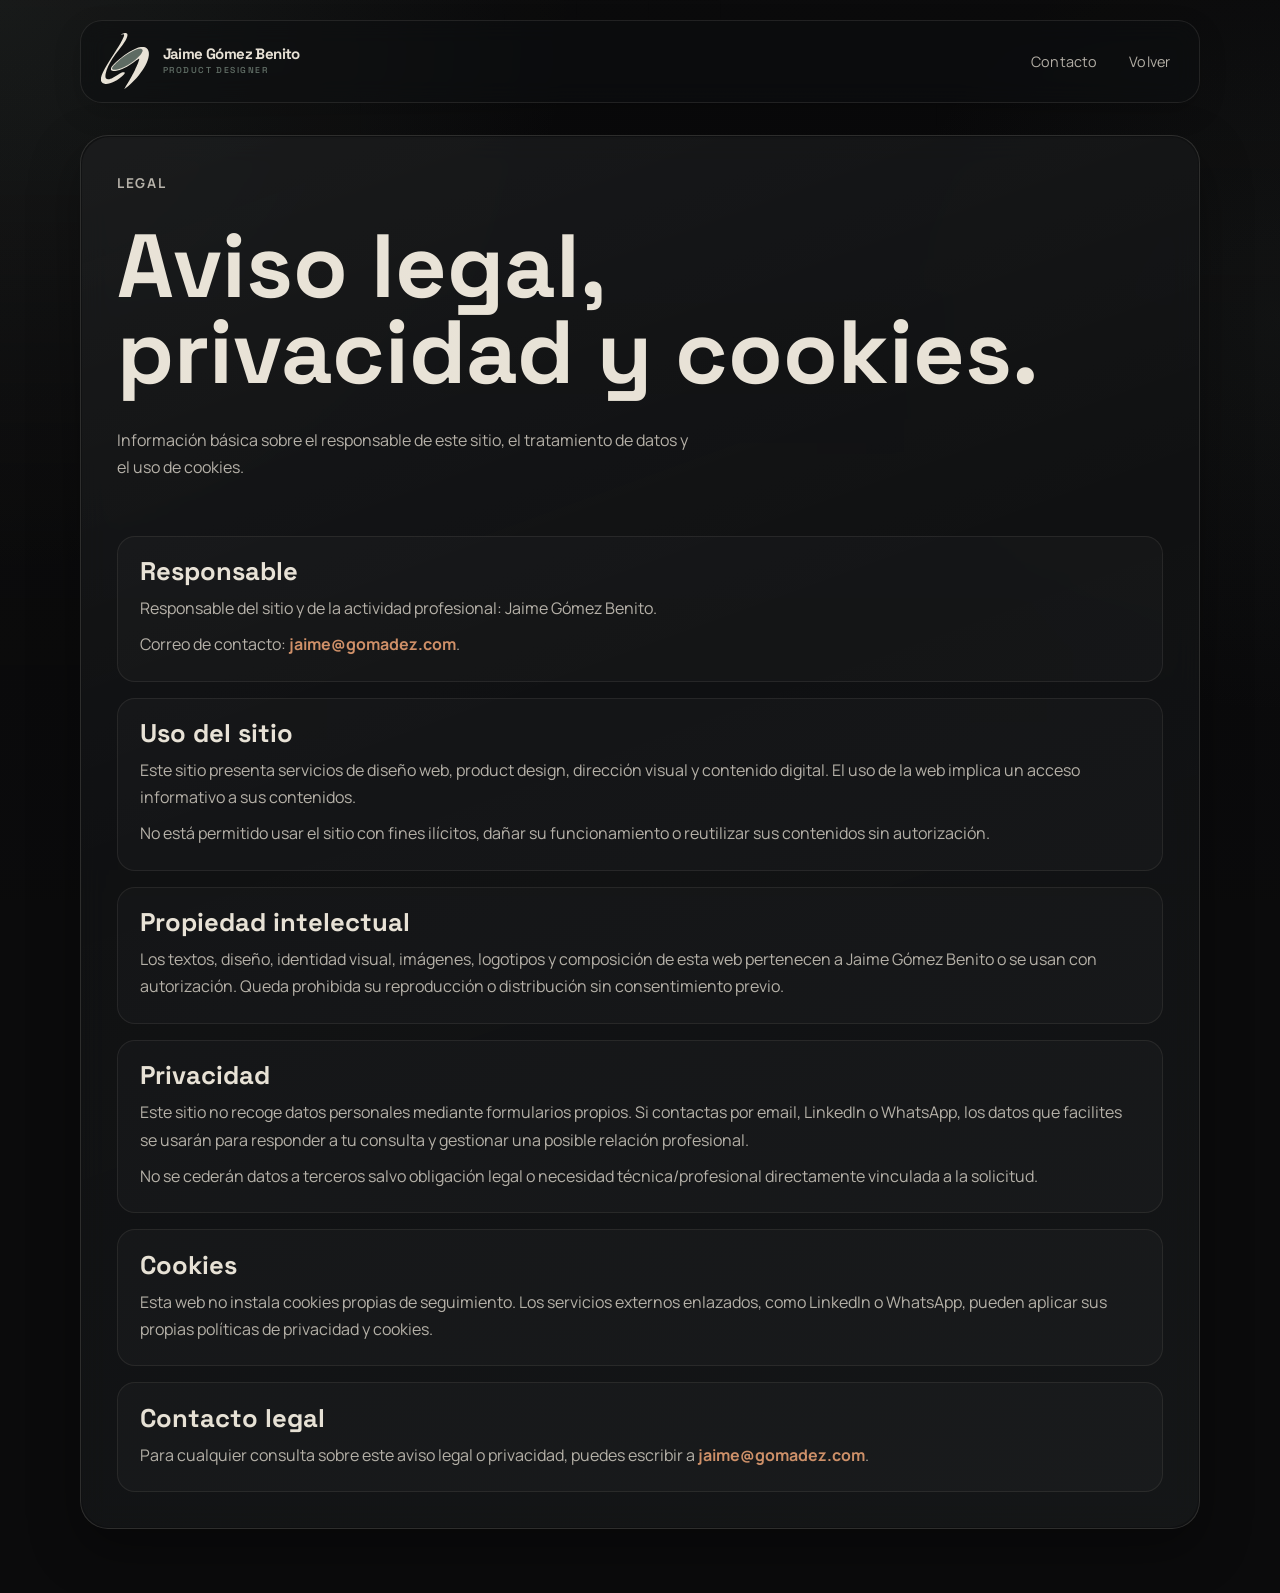
<file: legal/index.html>
<!DOCTYPE html>
<html lang="es">
<head>
	<meta charset="UTF-8">
	<meta name="viewport" content="width=device-width, initial-scale=1.0">
	<meta name="robots" content="index, follow">
	<meta name="description" content="Aviso legal, privacidad y cookies de la web profesional de Jaime Gómez Benito.">
	<link rel="canonical" href="https://gomadez.com/legal/">
	<title>Aviso legal y privacidad | Jaime Gómez Benito</title>
	<link rel="icon" type="image/svg+xml" href="../media/logos/favicon.svg">
	<link rel="icon" type="image/png" sizes="16x16" href="../media/logos/favicon-16x16.png">
	<link rel="icon" type="image/png" sizes="32x32" href="../media/logos/favicon-32x32.png">
	<link rel="icon" type="image/png" sizes="96x96" href="../media/logos/favicon-96x96.png">
	<link rel="icon" type="image/png" sizes="48x48" href="../media/logos/favicon-48x48.png">
	<link rel="icon" type="image/png" sizes="192x192" href="../media/logos/favicon-192x192.png">
	<link rel="apple-touch-icon" sizes="180x180" href="../media/logos/apple-touch-icon.png">
	<link rel="manifest" href="../media/logos/site.webmanifest">
	<link rel="preconnect" href="https://fonts.googleapis.com">
	<link rel="preconnect" href="https://fonts.gstatic.com" crossorigin>
	<link href="https://fonts.googleapis.com/css2?family=Cormorant+Garamond:wght@500;600;700&family=Manrope:wght@400;500;700;800&family=Space+Grotesk:wght@500;700&display=swap" rel="stylesheet">
	<link rel="stylesheet" href="../styles.css">
</head>
<body>
	<div class="page-ambient" aria-hidden="true">
		<span class="ambient-grid"></span>
	</div>

	<div class="site-shell">
		<header class="site-header">
			<a class="brand" href="../" aria-label="Jaime Gómez Benito, Product Designer, volver al inicio">
				<img class="brand-mark" src="../media/logos/jaime-gomez-logo.svg" alt="" width="88" height="88">
				<span class="brand-copy">
					<span class="brand-title">Jaime Gómez Benito</span>
					<span class="brand-subtitle">Product Designer</span>
				</span>
			</a>
			<nav class="site-nav legal-nav" aria-label="Navegación legal">
				<a href="../#contacto">Contacto</a>
				<a href="../">Volver</a>
			</nav>
		</header>

		<main>
			<section class="content-section legal-page">
				<div class="legal-hero">
					<p class="section-tag">Legal</p>
					<h1 class="kinetic-title">Aviso legal, privacidad y cookies.</h1>
					<p>Información básica sobre el responsable de este sitio, el tratamiento de datos y el uso de cookies.</p>
				</div>

				<div class="legal-content">
					<section>
						<h2>Responsable</h2>
						<p>Responsable del sitio y de la actividad profesional: Jaime Gómez Benito.</p>
						<p>Correo de contacto: <a href="mailto:jaime@gomadez.com">jaime@gomadez.com</a>.</p>
					</section>

					<section>
						<h2>Uso del sitio</h2>
						<p>Este sitio presenta servicios de diseño web, product design, dirección visual y contenido digital. El uso de la web implica un acceso informativo a sus contenidos.</p>
						<p>No está permitido usar el sitio con fines ilícitos, dañar su funcionamiento o reutilizar sus contenidos sin autorización.</p>
					</section>

					<section>
						<h2>Propiedad intelectual</h2>
						<p>Los textos, diseño, identidad visual, imágenes, logotipos y composición de esta web pertenecen a Jaime Gómez Benito o se usan con autorización. Queda prohibida su reproducción o distribución sin consentimiento previo.</p>
					</section>

					<section>
						<h2>Privacidad</h2>
						<p>Este sitio no recoge datos personales mediante formularios propios. Si contactas por email, LinkedIn o WhatsApp, los datos que facilites se usarán para responder a tu consulta y gestionar una posible relación profesional.</p>
						<p>No se cederán datos a terceros salvo obligación legal o necesidad técnica/profesional directamente vinculada a la solicitud.</p>
					</section>

					<section>
						<h2>Cookies</h2>
						<p>Esta web no instala cookies propias de seguimiento. Los servicios externos enlazados, como LinkedIn o WhatsApp, pueden aplicar sus propias políticas de privacidad y cookies.</p>
					</section>

					<section>
						<h2>Contacto legal</h2>
						<p>Para cualquier consulta sobre este aviso legal o privacidad, puedes escribir a <a href="mailto:jaime@gomadez.com">jaime@gomadez.com</a>.</p>
					</section>
				</div>
			</section>
		</main>
	</div>
</body>
</html>
</file>
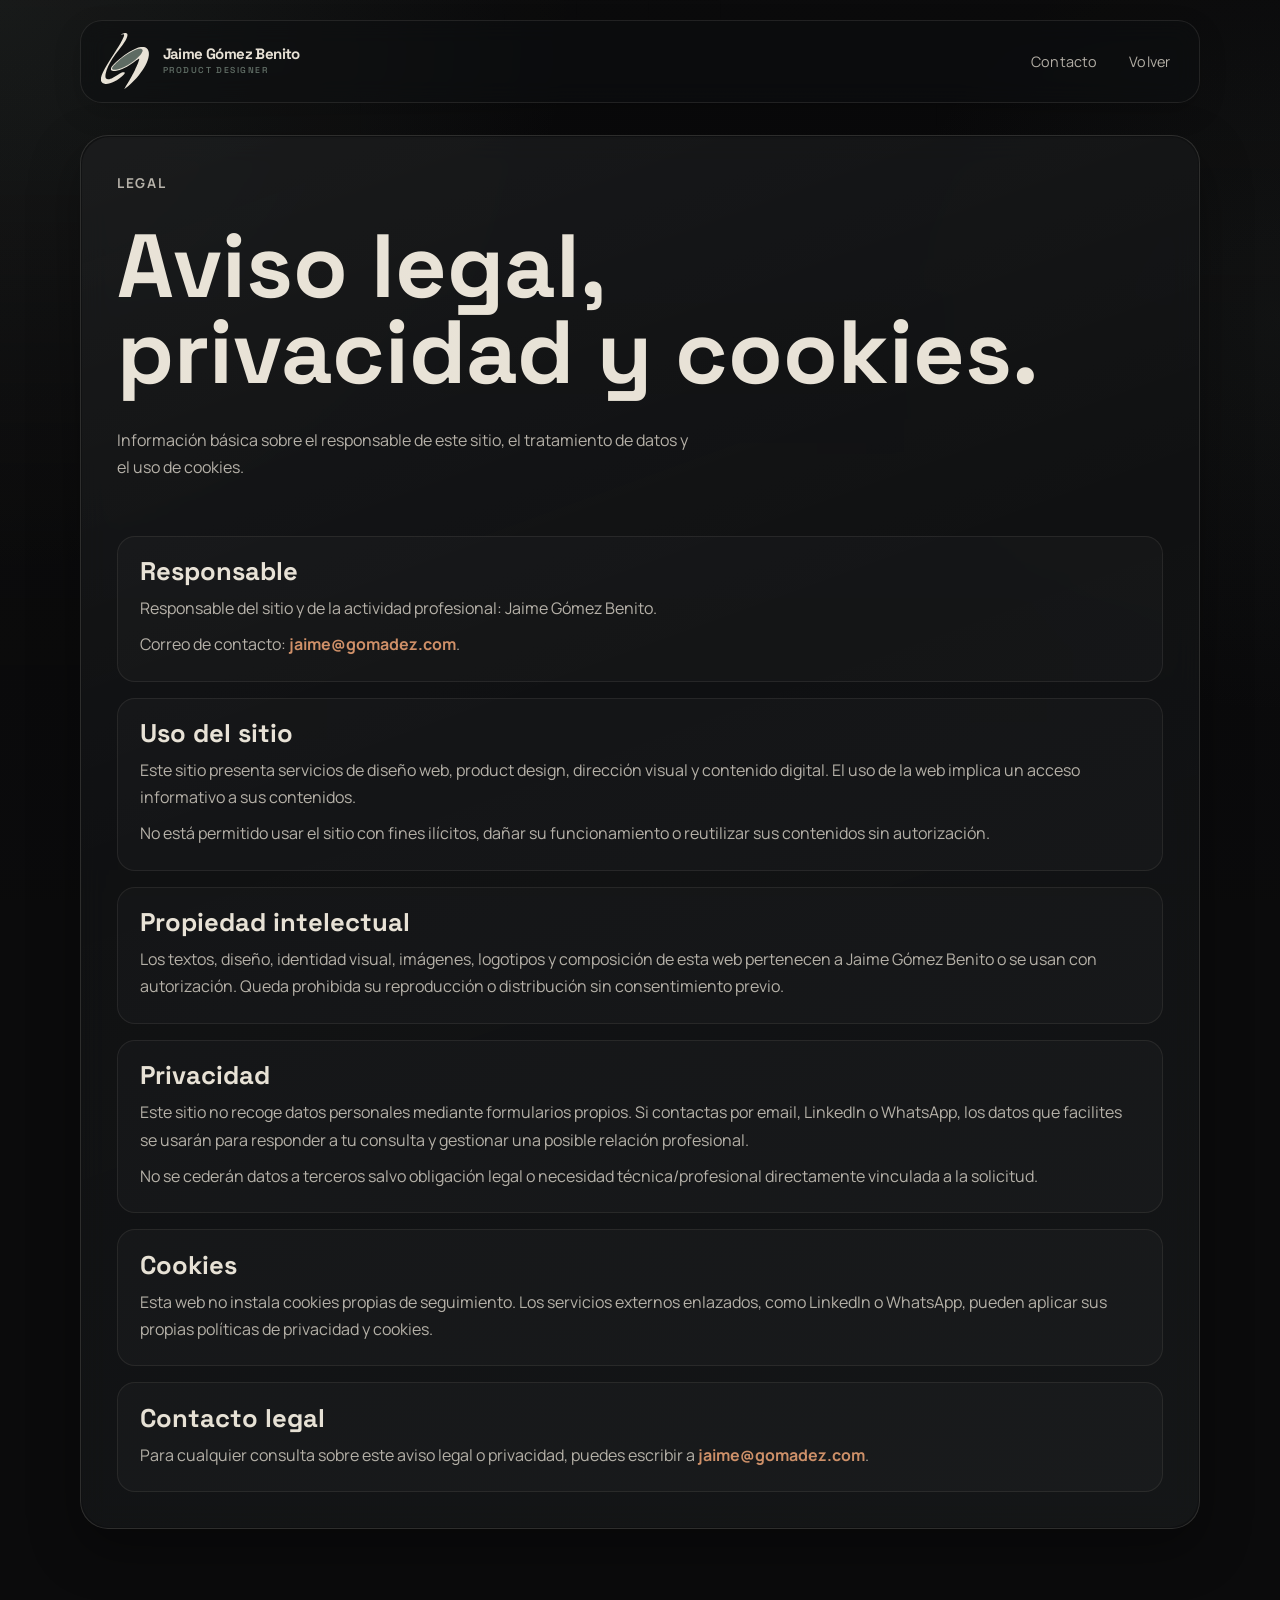
<file: legal.html>
<!DOCTYPE html>
<html lang="es">
<head>
	<meta charset="UTF-8">
	<meta name="viewport" content="width=device-width, initial-scale=1.0">
	<meta name="robots" content="noindex, follow">
	<meta http-equiv="refresh" content="0; url=legal/index.html">
	<link rel="canonical" href="https://gomadez.com/legal/">
	<title>Redirigiendo a aviso legal | Jaime Gómez Benito</title>
</head>
<body>
	<p>Redirigiendo a <a href="legal/index.html">Aviso legal y privacidad</a>.</p>
</body>
</html>
</file>
<file: styles.css>
/* =========================
   Tokens globales
   ========================= */
:root {
  --bg: #0b0b0c;
  --surface: rgba(18, 19, 20, 0.82);
  --surface-strong: #121314;
  --surface-soft: rgba(24, 26, 27, 0.72);
  --text: #e8e2d6;
  --muted: rgba(232, 226, 214, 0.76);
  --line: rgba(232, 226, 214, 0.14);
  --accent: #5e6b63;
  --accent-strong: #738279;
  --accent-warm: #cf8f67;
  --accent-cool: #9cb6bf;
  --accent-rose: #b87f93;
  --accent-glow: rgba(151, 173, 161, 0.22);
  --shadow: 0 20px 50px rgba(0, 0, 0, 0.34);
  --shadow-strong: 0 28px 80px rgba(0, 0, 0, 0.42);
  --radius-lg: 28px;
  --radius-md: 18px;
  --max-width: 1120px;
}

/* =========================
   Base del documento
   ========================= */
* {
  box-sizing: border-box;
}

html {
  scroll-behavior: smooth;
  cursor: default;
}

body {
  position: relative;
  margin: 0;
  font-family: "Manrope", sans-serif;
  color: var(--text);
  background:
    radial-gradient(circle at top left, rgba(94, 107, 99, 0.18), transparent 28%),
    radial-gradient(circle at right 20%, rgba(94, 107, 99, 0.1), transparent 22%),
    var(--bg);
  overflow-x: hidden;
}

body::before {
  content: "";
  position: fixed;
  inset: 0;
  background: linear-gradient(180deg, rgba(11, 11, 12, 0.08), rgba(11, 11, 12, 0.34));
  pointer-events: none;
  z-index: 0;
}

a {
  color: inherit;
  text-decoration: none;
}

a,
button,
.depth-card,
.hero-highlights span,
.skill-list span {
  cursor: inherit;
}

button {
  font: inherit;
}

.site-shell {
  position: relative;
  z-index: 1;
  width: min(calc(100% - 2rem), var(--max-width));
  margin: 0 auto;
  padding: 1.25rem 0 4rem;
}

/* =========================
   Ambiente y cursor
   ========================= */
.page-ambient {
  position: fixed;
  inset: 0;
  pointer-events: none;
  z-index: 0;
  overflow: hidden;
}

.ambient-orb,
.ambient-grid,
.ambient-streak {
  position: absolute;
}

.ambient-orb {
  border-radius: 50%;
  filter: blur(12px);
  opacity: 0.75;
  animation: ambientFloat 16s ease-in-out infinite;
}

.ambient-orb-left {
  top: -10rem;
  left: -8rem;
  width: 28rem;
  height: 28rem;
  background: radial-gradient(circle, rgba(115, 130, 121, 0.26), rgba(115, 130, 121, 0));
}

.ambient-orb-right {
  right: -10rem;
  top: 18rem;
  width: 32rem;
  height: 32rem;
  background: radial-gradient(circle, rgba(94, 107, 99, 0.24), rgba(94, 107, 99, 0));
  animation-delay: -6s;
}

.ambient-grid {
  inset: 0;
  background-image:
    linear-gradient(rgba(232, 226, 214, 0.04) 1px, transparent 1px),
    linear-gradient(90deg, rgba(232, 226, 214, 0.04) 1px, transparent 1px);
  background-size: 72px 72px;
  mask-image: radial-gradient(circle at center, black 22%, transparent 78%);
  opacity: 0.26;
}

.ambient-streak {
  height: 1px;
  background: linear-gradient(90deg, transparent, rgba(232, 226, 214, 0.4), transparent);
  opacity: 0.4;
  filter: blur(0.4px);
  animation: streakDrift 18s linear infinite;
}

.ambient-streak-one {
  top: 18%;
  left: -10%;
  width: 38%;
}

.ambient-streak-two {
  right: -12%;
  bottom: 20%;
  width: 42%;
  animation-delay: -9s;
}

.custom-cursor {
  position: fixed;
  top: 0;
  left: 0;
  pointer-events: none;
  opacity: 0;
  z-index: 40;
  transition: opacity 0.25s ease, transform 0.18s ease, width 0.2s ease, height 0.2s ease, border-color 0.2s ease, background 0.2s ease;
}

.custom-cursor-ring {
  width: 34px;
  height: 34px;
  margin-left: -17px;
  margin-top: -17px;
  border: 1px solid rgba(232, 226, 214, 0.45);
  border-radius: 50%;
  background: rgba(255, 255, 255, 0.02);
  backdrop-filter: blur(6px);
}

.custom-cursor-dot {
  width: 8px;
  height: 8px;
  margin-left: -4px;
  margin-top: -4px;
  border-radius: 50%;
  background: linear-gradient(180deg, var(--accent-cool), var(--accent-warm));
  box-shadow: 0 0 18px rgba(207, 143, 103, 0.4);
}

body.cursor-active .custom-cursor {
  opacity: 1;
}

body.cursor-hover .custom-cursor-ring {
  width: 52px;
  height: 52px;
  margin-left: -26px;
  margin-top: -26px;
  border-color: rgba(207, 143, 103, 0.55);
  background: rgba(207, 143, 103, 0.08);
}

body.cursor-hover .custom-cursor-dot {
  transform: scale(0.7);
}

/* =========================
   Header, marca y navegacion
   ========================= */
.site-header {
  position: sticky;
  top: 0.8rem;
  z-index: 10;
  display: flex;
  align-items: center;
  justify-content: space-between;
  gap: 1rem;
  padding: 0.78rem 1rem;
  backdrop-filter: blur(12px);
  background: rgba(14, 15, 16, 0.56);
  border: 1px solid rgba(232, 226, 214, 0.1);
  border-radius: 22px;
  box-shadow: 0 10px 28px rgba(0, 0, 0, 0.16);
  transition: transform 0.35s ease, border-color 0.35s ease, background 0.35s ease;
}

.brand,
h1,
h2,
h3 {
  font-family: "Space Grotesk", sans-serif;
}

.kinetic-title {
  max-width: 16ch;
}

.title-accent {
  position: relative;
  display: inline-block;
  padding-right: 0.03em;
  white-space: normal;
}

.title-accent::after {
  content: "";
  position: absolute;
  left: 0.04em;
  right: 0.04em;
  bottom: 0.06em;
  height: 0.18em;
  border-radius: 999px;
  background: linear-gradient(90deg, rgba(255, 255, 255, 0), currentColor 35%, rgba(255, 255, 255, 0));
  opacity: 0.2;
  transform: scaleX(0.86);
  transform-origin: left center;
}

.title-accent-gradient {
  color: transparent;
  background: linear-gradient(120deg, #f0b18b 0%, #c2d2d7 45%, #dcb4c2 100%);
  -webkit-background-clip: text;
  background-clip: text;
}

.title-accent-serif {
  font-family: "Cormorant Garamond", serif;
  font-weight: 600;
  color: #f1d7c5;
  letter-spacing: 0.01em;
  transform: translateY(0.03em);
}

.title-accent-highlight {
  color: var(--accent-cool);
  text-shadow: 0 0 24px rgba(156, 182, 191, 0.16);
}

.title-accent-gradient,
.title-accent-highlight,
.title-accent-serif {
  animation: titlePulse 7s ease-in-out infinite;
}

.title-accent-serif {
  animation-duration: 9s;
}

.brand {
  display: inline-flex;
  align-items: center;
  gap: 0.6rem;
  min-width: 0;
}

.brand-mark {
  width: 56px;
  height: 56px;
  flex: 0 0 auto;
  object-fit: contain;
}

.brand-copy {
  display: flex;
  flex-direction: column;
  min-width: 0;
  gap: 0.12rem;
}

.brand-title {
  font-size: 0.94rem;
  font-weight: 700;
  letter-spacing: -0.04em;
  line-height: 0.95;
}

.brand-subtitle {
  margin-top: 0;
  font-size: 0.54rem;
  font-weight: 600;
  letter-spacing: 0.18em;
  text-transform: uppercase;
  color: var(--accent);
}

.site-nav {
  display: flex;
  align-items: center;
  gap: 0.4rem;
}

.site-nav a {
  position: relative;
  padding: 0.55rem 0.8rem;
  border-radius: 999px;
  color: var(--muted);
  font-size: 0.9rem;
  letter-spacing: 0.01em;
  transition: color 0.25s ease, background 0.25s ease;
}

.site-nav a::after {
  content: "";
  position: absolute;
  left: 0;
  bottom: -0.35rem;
  width: 100%;
  height: 1px;
  background: linear-gradient(90deg, transparent, var(--accent-strong), transparent);
  transform: scaleX(0.2);
  transform-origin: center;
  opacity: 0;
  transition: transform 0.25s ease, opacity 0.25s ease;
}

.site-nav a:hover,
.site-nav a:focus-visible,
.contact-card a:hover,
.contact-card a:focus-visible,
.button:hover,
.button:focus-visible {
  color: var(--accent-strong);
}

.site-nav a:hover,
.site-nav a:focus-visible {
  background: rgba(255, 255, 255, 0.04);
}

.site-nav a:hover::after,
.site-nav a:focus-visible::after {
  opacity: 1;
  transform: scaleX(1);
}

.menu-toggle {
  display: none;
  width: 44px;
  height: 44px;
  border: 1px solid rgba(232, 226, 214, 0.1);
  border-radius: 50%;
  background: rgba(18, 19, 20, 0.62);
}

.menu-toggle span {
  display: block;
  width: 18px;
  height: 2px;
  margin: 5px auto;
  background: var(--text);
}

.hero,
.content-section {
  margin-top: 2rem;
}

.hero {
  position: relative;
  overflow: hidden;
  isolation: isolate;
  padding: clamp(1.4rem, 3vw, 2.25rem);
  display: grid;
  grid-template-columns: minmax(0, 1.75fr) minmax(300px, 0.82fr);
  gap: 0;
  align-items: stretch;
  min-height: calc(100vh - 8rem);
  border: 1px solid var(--line);
  border-radius: calc(var(--radius-lg) + 0.65rem);
  background:
    radial-gradient(circle at 14% 18%, rgba(156, 182, 191, 0.18), transparent 26%),
    radial-gradient(circle at 86% 16%, rgba(207, 143, 103, 0.15), transparent 23%),
    linear-gradient(135deg, rgba(24, 26, 27, 0.96), rgba(11, 12, 13, 0.98));
  box-shadow: var(--shadow);
}

.hero::before {
  content: "DIGITAL";
  position: absolute;
  right: -0.06em;
  bottom: -0.14em;
  font-family: "Space Grotesk", sans-serif;
  font-size: clamp(6rem, 16vw, 13rem);
  font-weight: 700;
  letter-spacing: -0.08em;
  color: rgba(232, 226, 214, 0.045);
  line-height: 0.8;
  pointer-events: none;
}

.positioning-strip {
  position: relative;
  display: grid;
  grid-template-columns: minmax(0, 1.2fr) minmax(360px, 0.9fr);
  gap: clamp(1.5rem, 4vw, 4rem);
  align-items: center;
  margin-top: 1rem;
  padding: clamp(1.15rem, 3vw, 1.8rem);
  overflow: hidden;
  border: 1px solid rgba(232, 226, 214, 0.14);
  border-radius: 24px;
  background:
    linear-gradient(110deg, rgba(94, 107, 99, 0.28), rgba(18, 19, 20, 0.88) 50%, rgba(207, 143, 103, 0.12));
  box-shadow: var(--shadow);
}

.positioning-strip::before {
  content: "";
  position: absolute;
  inset: 0 auto 0 0;
  width: 4px;
  background: linear-gradient(180deg, var(--accent-cool), var(--accent-warm));
}

.positioning-intro {
  max-width: 48ch;
  margin: 0;
  color: var(--muted);
  font-size: clamp(0.95rem, 1.5vw, 1.08rem);
  line-height: 1.65;
}

.positioning-intro span {
  color: var(--text);
  font-weight: 800;
}

.positioning-points {
  display: grid;
  grid-template-columns: repeat(3, 1fr);
  gap: 0.55rem;
}

.positioning-points p {
  display: grid;
  gap: 0.55rem;
  min-height: 92px;
  margin: 0;
  padding: 0.85rem;
  border: 1px solid rgba(232, 226, 214, 0.1);
  border-radius: 16px;
  background: rgba(11, 11, 12, 0.34);
}

.positioning-points strong {
  color: var(--accent-warm);
  font-family: "Space Grotesk", sans-serif;
  font-size: 0.7rem;
  letter-spacing: 0.16em;
}

.positioning-points span {
  align-self: end;
  font-size: 0.78rem;
  font-weight: 700;
  line-height: 1.3;
}

.hero::after {
  content: "";
  position: absolute;
  inset: 0;
  background-image:
    linear-gradient(rgba(232, 226, 214, 0.028) 1px, transparent 1px),
    linear-gradient(90deg, rgba(232, 226, 214, 0.028) 1px, transparent 1px);
  background-size: 88px 88px;
  mask-image: radial-gradient(circle at center, black 42%, transparent 90%);
  opacity: 0.4;
  pointer-events: none;
}

.hero-copy,
.hero-card,
.project-card,
.contact-card,
.split-section,
.content-section {
  position: relative;
  overflow: hidden;
  border: 1px solid var(--line);
  border-radius: var(--radius-lg);
  background: var(--surface);
  backdrop-filter: blur(14px);
  box-shadow: var(--shadow);
}

.hero-copy,
.hero-card {
  z-index: 1;
  border: 0;
  border-radius: 0;
  background: transparent;
  backdrop-filter: none;
  box-shadow: none;
}

.hero-copy::before,
.hero-card::before,
.project-card::before,
.contact-card::before,
.split-section::before,
.content-section::before {
  content: "";
  position: absolute;
  inset: 1px;
  border-radius: inherit;
  background: linear-gradient(160deg, rgba(255, 255, 255, 0.04), transparent 42%, rgba(151, 173, 161, 0.04));
  pointer-events: none;
}

.hero-copy::before,
.hero-card::before {
  display: none;
}

.hero-copy {
  padding: clamp(2rem, 5vw, 4.25rem) clamp(1.1rem, 3vw, 2.2rem) clamp(2rem, 4vw, 3rem) 0;
  display: grid;
  gap: 1.3rem;
  align-content: center;
}

.hero-copy::after {
  content: "";
  position: absolute;
  left: -4rem;
  bottom: -5rem;
  width: 14rem;
  height: 14rem;
  border-radius: 50%;
  background: radial-gradient(circle, rgba(151, 173, 161, 0.16), transparent 70%);
  filter: blur(16px);
  animation: pulseGlow 8s ease-in-out infinite;
}

.hero-copy-topline {
  display: flex;
  flex-wrap: wrap;
  align-items: flex-start;
  justify-content: space-between;
  gap: 0.9rem 1.25rem;
}

.hero-stamp {
  margin: 0;
  max-width: 26ch;
  color: var(--muted);
  font-size: 0.74rem;
  font-weight: 700;
  letter-spacing: 0.18em;
  line-height: 1.5;
  text-transform: uppercase;
  text-align: right;
}

.eyebrow,
.section-tag,
.project-index,
.hero-card-label {
  margin: 0 0 0.75rem;
  font-size: 0.85rem;
  font-weight: 700;
  text-transform: uppercase;
  letter-spacing: 0.12em;
  color: var(--accent);
}

h1 {
  margin: 0;
  font-size: clamp(2.8rem, 7vw, 6rem);
  line-height: 0.96;
}

h2 {
  margin: 0;
  font-size: clamp(2rem, 5vw, 3.2rem);
  line-height: 1;
}

.hero-text,
.content-section p,
.project-card p {
  color: var(--muted);
  line-height: 1.7;
}

.hero-text {
  max-width: 46ch;
  margin: 0;
  font-size: 1.08rem;
  color: rgba(232, 226, 214, 0.82);
}

.hero-highlights {
  display: flex;
  flex-wrap: wrap;
  gap: 0.75rem;
  margin-top: 1.5rem;
}

.hero-highlights span {
  display: inline-flex;
  align-items: center;
  gap: 0.5rem;
  min-height: 40px;
  padding: 0.45rem 0.9rem;
  border-radius: 999px;
  border: 1px solid rgba(232, 226, 214, 0.08);
  background: rgba(255, 255, 255, 0.03);
  color: var(--text);
  box-shadow: inset 0 1px 0 rgba(255, 255, 255, 0.06);
  transform: translateY(0);
  transition: transform 0.3s ease, border-color 0.3s ease, background 0.3s ease;
}

.hero-highlights span::before {
  content: "";
  width: 0.45rem;
  height: 0.45rem;
  border-radius: 50%;
  background: linear-gradient(180deg, #cfd7d1, var(--accent));
  box-shadow: 0 0 18px rgba(151, 173, 161, 0.45);
}

.hero-highlights span:hover,
.hero-highlights span:focus-visible {
  transform: translateY(-4px);
  border-color: rgba(207, 143, 103, 0.26);
  background: rgba(207, 143, 103, 0.08);
}

.hero-actions {
  display: flex;
  flex-wrap: wrap;
  gap: 1rem;
  margin-top: 2rem;
}

.button {
  display: inline-flex;
  align-items: center;
  justify-content: center;
  min-height: 52px;
  padding: 0 1.4rem;
  border-radius: 999px;
  font-weight: 700;
  transition: transform 0.25s ease, box-shadow 0.25s ease, border-color 0.25s ease, background 0.25s ease;
}

.button-primary {
  background: var(--accent);
  color: var(--text);
  box-shadow: 0 14px 35px rgba(94, 107, 99, 0.24);
}

.button-secondary {
  border: 1px solid var(--line);
  background: rgba(255, 255, 255, 0.02);
}

.button:hover,
.button:focus-visible {
  transform: translateY(-3px);
  box-shadow: 0 18px 40px rgba(0, 0, 0, 0.26);
}

.hero-card {
  margin-left: clamp(1rem, 2vw, 2rem);
  padding: clamp(1.4rem, 3vw, 2rem) 0 clamp(1.4rem, 3vw, 2rem) clamp(1.4rem, 2.5vw, 2rem);
  display: flex;
  flex-direction: column;
  justify-content: space-between;
  border-left: 1px solid rgba(232, 226, 214, 0.08);
  background:
    linear-gradient(180deg, rgba(255, 255, 255, 0.03), rgba(255, 255, 255, 0.01)),
    linear-gradient(135deg, rgba(94, 107, 99, 0.14), rgba(94, 107, 99, 0.03));
  isolation: isolate;
}

.hero-card-glow {
  position: absolute;
  top: -4rem;
  right: -3rem;
  width: 10rem;
  height: 10rem;
  border-radius: 50%;
  background: radial-gradient(circle, var(--accent-glow), transparent 68%);
  filter: blur(8px);
  z-index: -1;
}

.hero-card ul li::marker {
  color: var(--accent-warm);
}

.hero-card-lead {
  margin: 0 0 1.4rem;
  max-width: 12ch;
  font-family: "Cormorant Garamond", serif;
  font-size: clamp(1.7rem, 2.8vw, 2.3rem);
  line-height: 0.98;
  color: var(--text);
}

.hero-card-metric {
  display: grid;
  gap: 0.2rem;
  margin-bottom: 1.5rem;
}

.hero-card-value {
  font-family: "Space Grotesk", sans-serif;
  font-size: clamp(2.8rem, 8vw, 4.6rem);
  line-height: 0.9;
  letter-spacing: -0.08em;
}

.hero-card-caption {
  max-width: 18ch;
  color: var(--muted);
  text-transform: uppercase;
  letter-spacing: 0.12em;
  font-size: 0.72rem;
}

.hero-card ul {
  margin: 0;
  padding-left: 1.1rem;
  display: grid;
  gap: 0.8rem;
}

.hero-card-footer {
  display: flex;
  flex-wrap: wrap;
  gap: 0.6rem;
  margin-top: 1.5rem;
}

.hero-card-footer span {
  padding: 0.45rem 0.7rem;
  border: 1px solid rgba(232, 226, 214, 0.1);
  border-radius: 999px;
  background: rgba(255, 255, 255, 0.04);
  font-size: 0.78rem;
  color: var(--muted);
}

/* =========================
   Secciones editoriales y proyectos
   ========================= */
.content-section {
  padding: clamp(1.5rem, 3vw, 2.25rem);
}

.split-section {
  display: grid;
  grid-template-columns: minmax(0, 1fr) minmax(0, 1.2fr);
  gap: 2rem;
}

.about-heading {
  position: relative;
  overflow: hidden;
  min-height: clamp(22rem, 38vw, 31rem);
  padding: clamp(1.25rem, 3vw, 2rem);
  border-radius: 26px;
  border: 1px solid rgba(232, 226, 214, 0.1);
  background:
    linear-gradient(180deg, rgba(11, 11, 12, 0.22), rgba(11, 11, 12, 0.58) 54%, rgba(11, 11, 12, 0.88)),
    radial-gradient(circle at 16% 18%, rgba(207, 143, 103, 0.22), transparent 34%),
    url("media/yo.JPG") center / cover;
  display: flex;
  flex-direction: column;
  justify-content: center;
  padding-bottom: clamp(2rem, 5vw, 4rem);
  box-shadow: 0 22px 54px rgba(0, 0, 0, 0.24);
}

.about-heading::after {
  content: "";
  position: absolute;
  inset: 0;
  background: linear-gradient(120deg, rgba(11, 11, 12, 0.34), transparent 48%, rgba(11, 11, 12, 0.22));
  pointer-events: none;
}

.about-heading .section-tag,
.about-heading .kinetic-title {
  position: relative;
  z-index: 1;
}

.about-copy {
  display: flex;
  flex-direction: column;
  justify-content: center;
  gap: 1rem;
}

.about-copy p {
  margin: 0;
}

.about-copy .about-lead {
  max-width: 23ch;
  color: var(--text);
  font-family: var(--font-display);
  font-size: clamp(1.45rem, 2.6vw, 2.3rem);
  line-height: 1.08;
}

.about-principles {
  display: grid;
  gap: 0.55rem;
  margin-top: 0.7rem;
  padding-top: 1rem;
  border-top: 1px solid rgba(232, 226, 214, 0.1);
}

.about-principles span {
  color: var(--text-soft);
}

.about-principles strong {
  margin-right: 0.7rem;
  color: var(--accent);
  font-size: 0.72rem;
  letter-spacing: 0.14em;
}

.section-heading {
  display: flex;
  align-items: end;
  justify-content: space-between;
  gap: 1rem;
  margin-bottom: 1.5rem;
}

.project-grid {
  display: flex;
  flex-direction: column;
  gap: 1.5rem;
}

.project-card {
  padding: clamp(1.2rem, 2vw, 1.7rem);
  display: grid;
  grid-template-columns: minmax(0, 1fr);
  gap: 1.35rem;
  align-items: stretch;
  min-height: auto;
  transition: transform 0.35s ease, box-shadow 0.35s ease, border-color 0.35s ease, background 0.35s ease;
}

.project-card-story {
  display: flex;
  flex-direction: column;
  gap: 1rem;
}

.project-card-topline,
.project-card-meta {
  display: flex;
  align-items: center;
  justify-content: space-between;
  gap: 0.8rem;
}

.project-card-heading {
  display: flex;
  flex-direction: column;
  gap: 0.75rem;
}

.project-card-kicker,
.project-card-label {
  margin: 0 0 0.45rem;
  font-size: 0.72rem;
  font-weight: 700;
  letter-spacing: 0.16em;
  text-transform: uppercase;
  color: var(--muted);
}

.project-card-status {
  display: inline-flex;
  align-items: center;
  width: fit-content;
  min-height: 40px;
  padding: 0.45rem 0.9rem;
  border-radius: 999px;
  border: 1px solid rgba(232, 226, 214, 0.12);
  background: rgba(255, 255, 255, 0.04);
  color: var(--text-soft);
  font-size: 0.82rem;
}

.project-card-note,
.project-card-meta strong {
  font-size: 0.72rem;
  text-transform: uppercase;
  letter-spacing: 0.16em;
}

.project-card-note {
  color: var(--muted);
}

.project-card-intro {
  margin: 0;
  max-width: 58ch;
  font-size: 1rem;
}

.case-study-flow {
  display: grid;
  grid-template-columns: repeat(4, minmax(0, 1fr));
  border-top: 1px solid rgba(232, 226, 214, 0.1);
  border-bottom: 1px solid rgba(232, 226, 214, 0.1);
}

.case-study-flow > div {
  padding: 1rem;
  border-right: 1px solid rgba(232, 226, 214, 0.08);
}

.case-study-flow > div:last-child { border-right: 0; }

.case-study-flow span,
.process-kicker {
  display: block;
  margin-bottom: 0.55rem;
  color: var(--accent);
  font-size: 0.68rem;
  font-weight: 700;
  letter-spacing: 0.15em;
  text-transform: uppercase;
}

.case-study-flow p {
  margin: 0;
  font-size: 0.88rem;
  line-height: 1.55;
}

.case-study-result { background: rgba(151, 173, 161, 0.08); }

.process-section {
  margin: clamp(1rem, 2vw, 2rem) 0;
}

.process-heading { align-items: start; }
.process-heading > p { max-width: 36ch; }

.process-grid {
  display: grid;
  grid-template-columns: repeat(4, minmax(0, 1fr));
  border-top: 1px solid rgba(232, 226, 214, 0.12);
}

.process-step {
  min-height: 22rem;
  padding: 1.35rem;
  border-right: 1px solid rgba(232, 226, 214, 0.1);
  display: flex;
  flex-direction: column;
}

.process-step:last-child { border-right: 0; }
.process-step > span { color: var(--muted); font-size: 0.75rem; letter-spacing: 0.16em; }
.process-step .process-kicker { margin-top: auto; }
.process-step h3 { margin: 0 0 0.8rem; font-size: clamp(1.25rem, 2vw, 1.7rem); }
.process-step p:not(.process-kicker) { margin: 0; color: var(--muted); }
.process-step small { margin-top: 1.25rem; color: var(--text-soft); }

.process-cta {
  display: flex;
  align-items: center;
  justify-content: space-between;
  gap: 1rem;
  padding: 1.4rem;
  border-radius: 0 0 24px 24px;
  background: rgba(151, 173, 161, 0.09);
}

.process-cta p { margin: 0; font-size: 1.05rem; color: var(--text-soft); }

.persistent-cta {
  position: fixed;
  right: clamp(1rem, 2.5vw, 2rem);
  bottom: clamp(1rem, 2.5vw, 2rem);
  z-index: 30;
  display: flex;
  align-items: center;
  gap: 0.65rem;
  padding: 0.85rem 1.05rem;
  border: 1px solid rgba(232, 226, 214, 0.18);
  border-radius: 999px;
  background: rgba(11, 11, 12, 0.86);
  box-shadow: 0 14px 38px rgba(0, 0, 0, 0.34);
  color: var(--text);
  font-size: 0.82rem;
  font-weight: 700;
  backdrop-filter: blur(16px);
  transition: transform 0.25s ease, border-color 0.25s ease;
}

.persistent-cta:hover,
.persistent-cta:focus-visible { transform: translateY(-3px); border-color: var(--accent); }
.persistent-cta-dot { width: 0.55rem; height: 0.55rem; border-radius: 50%; background: var(--accent); box-shadow: 0 0 0 5px rgba(207, 143, 103, 0.12); }

.project-image-popups {
  position: relative;
  display: grid;
  grid-template-columns: 1fr 0.88fr 0.72fr;
  align-items: end;
  gap: clamp(0.45rem, 1.2vw, 0.85rem);
  width: min(100%, 34rem);
  min-height: 8.6rem;
  margin: 0.1rem 0 0.2rem;
  padding: 0.25rem 0.25rem 0.65rem;
  isolation: isolate;
}

.project-image-popups::before {
  content: "";
  position: absolute;
  inset: auto 8% 0 4%;
  height: 44%;
  border-radius: 999px;
  background: radial-gradient(circle, rgba(151, 173, 161, 0.2), transparent 68%);
  filter: blur(18px);
  opacity: 0.7;
  z-index: -1;
}

.project-image-popup {
  position: relative;
  margin: 0;
  overflow: hidden;
  border: 1px solid rgba(232, 226, 214, 0.12);
  border-radius: 18px;
  background: rgba(18, 19, 20, 0.74);
  box-shadow: 0 18px 42px rgba(0, 0, 0, 0.28);
  transform: translateY(0) rotate(var(--popup-rotate, 0deg));
  animation: subtlePopup 9s ease-in-out infinite;
}

.project-image-popup::after {
  content: "";
  position: absolute;
  inset: 0;
  background: linear-gradient(180deg, rgba(255, 255, 255, 0.08), rgba(11, 11, 12, 0.18));
  pointer-events: none;
}

.project-image-popup img {
  display: block;
  width: 100%;
  height: 100%;
  min-height: 100%;
  object-fit: cover;
  object-position: center top;
  filter: saturate(1.04) contrast(1.03);
}

.project-image-popup-main {
  --popup-rotate: -1.4deg;
  aspect-ratio: 16 / 10;
  z-index: 3;
}

.project-image-popup-secondary {
  --popup-rotate: 1.6deg;
  aspect-ratio: 4 / 3;
  margin-left: -1.35rem;
  animation-delay: -3s;
  z-index: 2;
}

.project-image-popup-tertiary {
  --popup-rotate: -2.2deg;
  aspect-ratio: 3 / 4;
  max-height: 8.6rem;
  margin-left: -1.25rem;
  animation-delay: -6s;
  z-index: 1;
}

.project-card:hover .project-image-popup,
.project-card:focus-within .project-image-popup {
  animation-play-state: paused;
}

.project-card-columns {
  display: grid;
  grid-template-columns: repeat(2, minmax(0, 1fr));
  gap: 0.85rem;
}

.project-card-block {
  padding: 1rem;
  border-radius: 22px;
  border: 1px solid rgba(232, 226, 214, 0.08);
  background: rgba(255, 255, 255, 0.025);
}

.project-card-list {
  margin: 0;
  padding-left: 1.1rem;
  display: grid;
  gap: 0.55rem;
  color: var(--muted);
}

.project-card-list li::marker {
  color: var(--accent);
}

.project-card-gallery {
  display: grid;
  grid-template-columns: minmax(0, 1.2fr) minmax(13rem, 0.8fr);
  gap: 0.9rem;
}

/* =========================
   Galerias de proyectos
   ========================= */
.project-gallery-slider {
  display: grid;
  gap: 0.8rem;
}

.project-gallery-stage {
  width: 100%;
  padding: 0;
  text-align: left;
  cursor: pointer;
  touch-action: pan-y;
}

.project-gallery-stage .project-card-shot {
  pointer-events: none;
}

.project-gallery-expand {
  position: absolute;
  top: 1rem;
  right: 1rem;
  z-index: 2;
  display: inline-flex;
  align-items: center;
  gap: 0.4rem;
  min-height: 38px;
  padding: 0.35rem 0.75rem;
  border-radius: 999px;
  border: 1px solid rgba(232, 226, 214, 0.12);
  background: rgba(11, 11, 12, 0.44);
  color: var(--text);
  font-size: 0.78rem;
  letter-spacing: 0.08em;
  text-transform: uppercase;
}

.project-gallery-toolbar {
  display: flex;
  align-items: center;
  justify-content: space-between;
  gap: 0.85rem;
}

.project-gallery-nav {
  display: flex;
  gap: 0.65rem;
}

.project-gallery-arrow,
.project-lightbox-arrow,
.project-lightbox-close {
  display: inline-flex;
  align-items: center;
  justify-content: center;
  min-height: 42px;
  padding: 0.5rem 0.95rem;
  border-radius: 999px;
  border: 1px solid rgba(232, 226, 214, 0.12);
  background: rgba(255, 255, 255, 0.03);
  color: var(--text);
  font: inherit;
  cursor: pointer;
  transition: transform 0.25s ease, border-color 0.25s ease, background 0.25s ease;
}

.project-gallery-arrow:hover,
.project-gallery-arrow:focus-visible,
.project-lightbox-arrow:hover,
.project-lightbox-arrow:focus-visible,
.project-lightbox-close:hover,
.project-lightbox-close:focus-visible,
.project-gallery-thumb:hover,
.project-gallery-thumb:focus-visible,
.project-gallery-stage:hover,
.project-gallery-stage:focus-visible {
  border-color: rgba(151, 173, 161, 0.32);
  background: rgba(255, 255, 255, 0.06);
}

.project-gallery-counter,
.project-lightbox-kicker {
  margin: 0;
  font-size: 0.75rem;
  text-transform: uppercase;
  letter-spacing: 0.16em;
  color: var(--muted);
}

.project-gallery-track {
  display: grid;
  grid-template-columns: repeat(3, minmax(0, 1fr));
  gap: 0.75rem;
}

.project-gallery-thumb {
  display: grid;
  gap: 0.6rem;
  padding: 0.55rem;
  border-radius: 20px;
  border: 1px solid rgba(232, 226, 214, 0.08);
  background: rgba(255, 255, 255, 0.025);
  text-align: left;
  cursor: pointer;
  transition: transform 0.25s ease, border-color 0.25s ease, background 0.25s ease;
}

.project-gallery-thumb.is-active {
  border-color: rgba(207, 143, 103, 0.34);
  background: rgba(207, 143, 103, 0.08);
}

.project-gallery-thumb-image {
  width: 100%;
  aspect-ratio: 0.72 / 1;
  object-fit: cover;
  object-position: center top;
  border-radius: 14px;
}

.project-gallery-thumb-copy {
  display: grid;
  gap: 0.2rem;
}

.project-gallery-thumb-copy strong,
.project-gallery-thumb-copy span {
  display: block;
}

.project-gallery-thumb-copy strong {
  color: var(--text);
  font-size: 0.84rem;
}

.project-gallery-thumb-copy span {
  color: var(--muted);
  font-size: 0.74rem;
}

.project-card-gallery-rail {
  display: grid;
  grid-template-rows: repeat(2, minmax(0, 1fr));
  gap: 0.9rem;
}

.project-card-visual {
  position: relative;
  min-height: 11rem;
  margin: 0;
  border-radius: 26px;
  border: 1px solid rgba(232, 226, 214, 0.08);
  overflow: hidden;
  background: rgba(255, 255, 255, 0.03);
}

.project-card-visual-main {
  min-height: 31rem;
}

.project-card-visual-detail {
  min-height: 15rem;
}

.project-card-shot {
  width: 100%;
  height: 100%;
  min-height: 100%;
  display: block;
  object-fit: cover;
  object-position: center top;
  transform: scale(1.02);
  transition: transform 0.45s ease, filter 0.45s ease;
  filter: saturate(1.03) contrast(1.03);
}

.project-card-visual::after {
  content: "";
  position: absolute;
  inset: 0;
  background: linear-gradient(180deg, rgba(12, 13, 14, 0.03), rgba(12, 13, 14, 0.14) 54%, rgba(12, 13, 14, 0.72));
  pointer-events: none;
}

.project-card-caption {
  position: absolute;
  inset: auto 0 0 0;
  z-index: 1;
  display: grid;
  gap: 0.3rem;
  padding: 1rem;
/* =========================
   Variantes visuales y enlaces
   ========================= */
}

.project-card-caption strong,
.project-card-caption span {
  display: block;
}

.project-card-caption strong {
  color: var(--text);
  font-size: 0.94rem;
}

.project-card-caption span {
  color: rgba(232, 226, 214, 0.8);
  font-size: 0.84rem;
  line-height: 1.5;
}

.project-card-actions {
  display: flex;
  flex-wrap: wrap;
  gap: 0.85rem 1.2rem;
  align-items: center;
}

.project-card-actions .project-link {
  margin-top: 0;
}

.project-card-spotlight .project-card-visual {
  background: linear-gradient(135deg, rgba(24, 26, 27, 0.95), rgba(18, 19, 20, 0.85));
}

.project-card-orbit {
  position: absolute;
  top: 1.2rem;
  right: 1.5rem;
  width: 6.8rem;
  height: 6.8rem;
  border: 1px solid rgba(232, 226, 214, 0.16);
  border-radius: 50%;
  box-shadow: inset 0 0 0 1px rgba(255, 255, 255, 0.03);
}

.project-card-orbit::after {
  content: "";
  position: absolute;
  top: 50%;
  left: 50%;
  width: 0.85rem;
  height: 0.85rem;
  border-radius: 50%;
  background: var(--accent-warm);
  transform: translate(-50%, -50%);
  box-shadow: 0 0 18px rgba(207, 143, 103, 0.36);
}

.project-card-beam {
  position: absolute;
  left: 1.2rem;
  top: 1.5rem;
  width: 46%;
  height: 1px;
  background: linear-gradient(90deg, rgba(156, 182, 191, 0), rgba(156, 182, 191, 0.82), rgba(156, 182, 191, 0));
  transform: rotate(-12deg);
}

.project-card-brand .project-card-visual {
  background: linear-gradient(135deg, rgba(207, 143, 103, 0.12), rgba(184, 127, 147, 0.12) 54%, rgba(156, 182, 191, 0.1));
}

.project-card-panel {
  position: absolute;
  inset: 1.1rem 4rem 1.5rem 1.1rem;
  border-radius: 18px;
  background: linear-gradient(180deg, rgba(255, 255, 255, 0.14), rgba(255, 255, 255, 0.03));
  border: 1px solid rgba(232, 226, 214, 0.12);
  box-shadow: 0 18px 35px rgba(0, 0, 0, 0.16);
}

.project-card-panel-secondary {
  inset: 2.4rem 1.3rem 2.3rem 8rem;
  background: linear-gradient(180deg, rgba(11, 11, 12, 0.14), rgba(255, 255, 255, 0.08));
}

.project-card-lab .project-card-visual {
  background:
    radial-gradient(circle at 80% 28%, rgba(184, 127, 147, 0.22), transparent 22%),
    linear-gradient(180deg, rgba(18, 19, 20, 0.88), rgba(24, 26, 27, 0.95));
}

.project-card-dashboard .project-card-visual {
  background:
    radial-gradient(circle at 18% 24%, rgba(200, 159, 72, 0.18), transparent 20%),
    linear-gradient(180deg, rgba(16, 18, 23, 0.96), rgba(21, 24, 31, 0.96));
}

.project-card-dashboard-grid {
  position: absolute;
  inset: 1rem;
  border-radius: 18px;
  background-image:
    linear-gradient(rgba(255, 255, 255, 0.03) 1px, transparent 1px),
    linear-gradient(90deg, rgba(255, 255, 255, 0.03) 1px, transparent 1px);
  background-size: 18px 18px;
  mask-image: linear-gradient(180deg, rgba(0, 0, 0, 0.18), black 46%, transparent 100%);
}

.project-card-dashboard-bar {
  position: absolute;
  bottom: 1.25rem;
  width: 2.25rem;
  border-radius: 999px 999px 14px 14px;
  background: linear-gradient(180deg, rgba(240, 213, 138, 0.96), rgba(183, 143, 53, 0.28));
  box-shadow: 0 0 24px rgba(200, 159, 72, 0.18);
}

.project-card-dashboard-bar-a {
  left: 1.35rem;
  height: 48%;
}

.project-card-dashboard-bar-b {
  left: 4.55rem;
  height: 68%;
}

.project-card-dashboard-bar-c {
  left: 7.75rem;
  height: 36%;
}

.project-card-wave {
  position: absolute;
  inset: auto -10% -18% -10%;
  height: 72%;
  border-radius: 50% 50% 0 0;
  background: linear-gradient(180deg, rgba(184, 127, 147, 0.34), rgba(156, 182, 191, 0.08));
  filter: blur(0.6px);
}

.project-card-grid {
  position: absolute;
  inset: 1rem;
  border-radius: 18px;
  background-image:
    linear-gradient(rgba(232, 226, 214, 0.06) 1px, transparent 1px),
    linear-gradient(90deg, rgba(232, 226, 214, 0.06) 1px, transparent 1px);
  background-size: 20px 20px;
  mask-image: linear-gradient(180deg, rgba(0, 0, 0, 0.16), black 42%, transparent 100%);
}

.project-card::after {
  content: "";
  position: absolute;
  inset: auto 1.5rem 1.1rem;
  height: 1px;
  background: linear-gradient(90deg, rgba(255, 255, 255, 0), rgba(207, 143, 103, 0.5), rgba(156, 182, 191, 0));
  opacity: 0;
  transform: translateY(12px);
  transition: opacity 0.35s ease, transform 0.35s ease;
}

.project-card h3,
.project-link,
.contact-card a {
  position: relative;
  z-index: 1;
}

.project-card:hover,
.project-card:focus-within,
.contact-card:hover,
.split-section:hover {
  transform: translateY(-8px);
  border-color: rgba(151, 173, 161, 0.28);
  box-shadow: var(--shadow-strong);
  background: linear-gradient(180deg, rgba(26, 28, 29, 0.92), rgba(18, 19, 20, 0.92));
}

.project-card:hover .project-card-shot,
.project-card:focus-within .project-card-shot {
  transform: scale(1.045);
  filter: saturate(1.08) contrast(1.04);
}

.project-card:hover::after,
.project-card:focus-within::after {
  opacity: 1;
  transform: translateY(0);
}

.project-card span,
.skill-list span {
  display: inline-flex;
  align-items: center;
  min-height: 40px;
  padding: 0.35rem 0.85rem;
  border-radius: 999px;
  border: 1px solid var(--line);
  background: rgba(30, 32, 33, 0.92);
  color: var(--muted);
}

.project-card-meta {
  margin-top: auto;
  padding-top: 1rem;
}

.project-card-meta-link {
  display: inline-flex;
  align-items: center;
  gap: 0.4rem;
  color: var(--muted);
  font-size: 0.72rem;
  font-weight: 700;
  letter-spacing: 0.12em;
  text-transform: uppercase;
  transition: color 0.25s ease, transform 0.25s ease;
}

.project-card-meta-link::after {
  content: "↗";
  font-size: 0.9rem;
  transform: translateY(-1px);
}

.project-card:hover .project-card-meta-link,
.project-card:focus-within .project-card-meta-link,
.project-card-meta-link:focus-visible,
.project-card-meta-link:hover {
  color: var(--accent-strong);
  transform: translateX(4px);
}

.project-card-meta strong {
  color: var(--text);
  font-weight: 600;
}

.project-card-spotlight .project-card-note,
.project-card-spotlight .project-card-meta strong {
  color: var(--accent-cool);
}

.project-card-brand .project-card-note,
.project-card-brand .project-card-meta strong {
  color: var(--accent-warm);
}

.project-card-lab .project-card-note,
.project-card-lab .project-card-meta strong {
  color: #d7b5c2;
}

.project-card-dashboard .project-card-note,
.project-card-dashboard .project-card-meta strong {
  color: #f0d58a;
}

.project-link {
  display: inline-flex;
  align-items: center;
  gap: 0.55rem;
  margin-top: 1.4rem;
  font-weight: 700;
  color: var(--text);
  transition: transform 0.25s ease, color 0.25s ease;
}

.project-link-private {
  color: var(--muted);
  cursor: default;
}

/* =========================
   Lightbox
   ========================= */
.project-lightbox {
  position: fixed;
  inset: 0;
  z-index: 30;
  display: grid;
  place-items: center;
  padding: 1rem;
}

.project-lightbox[hidden] {
  display: none;
}

.project-lightbox-backdrop {
  position: absolute;
  inset: 0;
  background: rgba(7, 7, 8, 0.84);
  backdrop-filter: blur(14px);
}

.project-lightbox-dialog {
  position: relative;
  z-index: 1;
  width: min(1100px, calc(100vw - 2rem));
  border-radius: 30px;
  border: 1px solid rgba(232, 226, 214, 0.12);
  background: linear-gradient(180deg, rgba(22, 24, 25, 0.98), rgba(16, 17, 18, 0.98));
  box-shadow: var(--shadow-strong);
  padding: 1rem;
}

.project-lightbox-close {
  margin-left: auto;
  margin-bottom: 0.8rem;
}

.project-lightbox-body {
  display: grid;
  grid-template-columns: auto minmax(0, 1fr) auto;
  gap: 0.8rem;
  align-items: center;
}

.project-lightbox-figure {
  margin: 0;
  display: grid;
  gap: 0.75rem;
}

.project-lightbox-image {
  width: 100%;
  max-height: min(72vh, 880px);
  object-fit: contain;
  border-radius: 22px;
  background: rgba(255, 255, 255, 0.03);
  touch-action: pan-y;
}

.project-lightbox-caption {
  display: grid;
  gap: 0.35rem;
}

.project-lightbox-caption strong,
.project-lightbox-caption span {
  display: block;
}

.project-lightbox-caption strong {
  color: var(--text);
  font-size: 1rem;
}

.project-lightbox-caption span {
  color: var(--muted);
}

body.lightbox-open {
  overflow: hidden;
}

.project-link::after {
  content: "↗";
  font-size: 0.95rem;
  transform: translateY(-1px);
}

.project-link-private::after {
  content: "";
}

.project-card:hover .project-link,
.project-card:focus-within .project-link {
  transform: translateX(4px);
  color: var(--accent-strong);
}

.skill-list {
  display: flex;
  flex-wrap: wrap;
  gap: 0.85rem;
}

.skill-list span {
  transition: transform 0.25s ease, border-color 0.25s ease, color 0.25s ease;
}

.skill-list span:hover,
.skill-list span:focus-visible {
  transform: translateY(-4px) rotate(-1deg);
  border-color: rgba(156, 182, 191, 0.28);
  color: var(--text);
}

.contact-section {
  position: relative;
  overflow: hidden;
  display: grid;
  grid-template-columns: minmax(0, 1.1fr) minmax(300px, 0.92fr);
  gap: 2rem;
  min-height: min(42rem, calc(100vh - 4rem));
  padding: clamp(1.8rem, 4vw, 3rem);
  border-color: rgba(109, 81, 53, 0.16);
  background:
    radial-gradient(circle at 12% 16%, rgba(207, 143, 103, 0.16), transparent 26%),
    radial-gradient(circle at 84% 82%, rgba(156, 182, 191, 0.12), transparent 28%),
    linear-gradient(135deg, rgba(233, 223, 207, 0.98), rgba(214, 198, 178, 0.94));
  box-shadow: 0 26px 60px rgba(0, 0, 0, 0.22);
}

.contact-section::before {
  inset: 0;
  background-image:
    linear-gradient(rgba(61, 46, 33, 0.05) 1px, transparent 1px),
    linear-gradient(90deg, rgba(61, 46, 33, 0.05) 1px, transparent 1px);
  background-size: 84px 84px;
  mask-image: radial-gradient(circle at center, black 38%, transparent 92%);
  opacity: 0.4;
}

.contact-section::after {
  content: "HABLEMOS";
  position: absolute;
  right: -0.08em;
  bottom: -0.1em;
  font-family: "Space Grotesk", sans-serif;
  font-size: clamp(5rem, 14vw, 11rem);
  font-weight: 700;
  letter-spacing: -0.08em;
  line-height: 0.8;
  color: rgba(46, 33, 22, 0.08);
  pointer-events: none;
}

.contact-copy {
  position: relative;
  z-index: 1;
  display: grid;
  gap: 1rem;
  align-content: center;
}

.contact-section .section-tag {
  color: #7b5c3e;
}

.contact-section .contact-card-label {
  color: rgba(245, 239, 230, 0.9);
}

.contact-section .kinetic-title {
  max-width: 12ch;
  color: #1e1814;
}

.contact-section .title-accent-gradient {
  background: linear-gradient(120deg, #b76a38 0%, #7f98a3 48%, #8a5d6c 100%);
  -webkit-background-clip: text;
  background-clip: text;
}

.contact-section .title-accent-highlight {
  color: #6f8f9f;
  text-shadow: 0 0 18px rgba(111, 143, 159, 0.12);
}

.contact-section .title-accent-serif {
  color: #9a6b54;
}

.contact-section p {
  color: rgba(43, 33, 24, 0.84);
}

.contact-lead {
  max-width: 46ch;
  margin: 0;
  font-size: 1.06rem;
  line-height: 1.75;
}

.contact-proof {
  display: flex;
  flex-wrap: wrap;
  gap: 0.75rem;
}

.contact-proof span {
  display: inline-flex;
  align-items: center;
  gap: 0.55rem;
  min-height: 44px;
  padding: 0.55rem 0.9rem;
  border-radius: 999px;
  border: 1px solid rgba(61, 46, 33, 0.1);
  background: rgba(255, 252, 247, 0.52);
  color: #201914;
  box-shadow: inset 0 1px 0 rgba(255, 255, 255, 0.65);
}

.contact-proof span::before {
  content: "";
  width: 0.45rem;
  height: 0.45rem;
  border-radius: 50%;
  background: linear-gradient(180deg, #d9b08f, #b78157);
  box-shadow: 0 0 16px rgba(183, 129, 87, 0.28);
}
}

.packages-section {
  position: relative;
  overflow: hidden;
  gap: 2.75rem;
  min-height: calc(100vh - 2rem);
  padding: clamp(2.2rem, 4vw, 3.4rem);
  background:
    radial-gradient(circle at 12% 12%, rgba(207, 143, 103, 0.1), transparent 24%),
    radial-gradient(circle at 88% 22%, rgba(156, 182, 191, 0.09), transparent 24%),
    linear-gradient(180deg, rgba(20, 21, 22, 0.88), rgba(12, 13, 14, 0.96));
}

.packages-section::before {
  content: "";
  position: absolute;
  inset: 0;
  background-image:
    linear-gradient(rgba(232, 226, 214, 0.035) 1px, transparent 1px),
    linear-gradient(90deg, rgba(232, 226, 214, 0.035) 1px, transparent 1px);
  background-size: 90px 90px;
  mask-image: radial-gradient(circle at center, black 36%, transparent 92%);
  opacity: 0.3;
  pointer-events: none;
}

.packages-section::after {
  content: "PAQUETES";
  position: absolute;
  right: -0.04em;
  bottom: -0.08em;
  font-family: "Space Grotesk", sans-serif;
  font-size: clamp(7rem, 18vw, 15rem);
  font-weight: 700;
  letter-spacing: -0.08em;
  color: rgba(232, 226, 214, 0.045);
  line-height: 0.8;
  pointer-events: none;
}

.packages-shell {
  position: relative;
  z-index: 1;
  display: grid;
  grid-template-columns: minmax(0, 0.92fr) minmax(0, 1.45fr);
  gap: 3rem;
  align-items: start;
}

.packages-intro {
  position: sticky;
  top: 5.6rem;
  display: grid;
  gap: 1.25rem;
  align-content: start;
  min-height: calc(100vh - 8rem);
}

.packages-title,
.packages-copy,
.packages-note,
.package-band-tier,
.package-band-price,
.package-band-kicker,
.package-band-summary {
  margin: 0;
}

.packages-title {
  max-width: 8ch;
  font-family: "Space Grotesk", sans-serif;
  font-size: clamp(3.6rem, 7vw, 6.5rem);
  line-height: 0.88;
  letter-spacing: -0.07em;
}

.packages-copy {
  max-width: 30ch;
  color: var(--text);
  font-size: 1.14rem;
  line-height: 1.65;
}

.packages-note {
  max-width: 24ch;
  color: var(--muted);
  font-size: 0.9rem;
  letter-spacing: 0.16em;
  text-transform: uppercase;
}

.packages-rail {
  display: grid;
  align-content: center;
}

.package-band {
  position: relative;
  display: grid;
  grid-template-columns: minmax(0, 0.68fr) minmax(0, 1fr);
  gap: 1.75rem 2.4rem;
  padding: 2rem 0;
  border-top: 1px solid rgba(232, 226, 214, 0.1);
}

.package-band:last-child {
  border-bottom: 1px solid rgba(232, 226, 214, 0.1);
}

.package-band-featured {
  border-top-color: rgba(207, 143, 103, 0.22);
  border-bottom-color: rgba(207, 143, 103, 0.18);
}

.package-band-featured::before {
  content: "";
  position: absolute;
  inset: 0 -1.5rem;
  background: linear-gradient(90deg, rgba(207, 143, 103, 0), rgba(207, 143, 103, 0.08), rgba(207, 143, 103, 0));
  pointer-events: none;
}

.creators-section {
  position: relative;
  overflow: hidden;
  display: grid;
  grid-template-columns: minmax(0, 1fr) minmax(0, 1.08fr);
  gap: clamp(1.25rem, 3vw, 2.35rem);
  align-items: start;
  min-height: 0;
  padding: clamp(1.8rem, 4vw, 3rem);
  background:
    radial-gradient(circle at 12% 18%, rgba(255, 255, 255, 0.16), transparent 28%),
    linear-gradient(135deg, var(--accent-warm), #9c6b52 58%, #6f5f57);
  box-shadow: 0 24px 58px rgba(207, 143, 103, 0.16);
}

.creators-section::after {
  content: "CREADORES";
  position: absolute;
  right: -0.05em;
  bottom: -0.08em;
  font-family: "Space Grotesk", sans-serif;
  font-size: clamp(5rem, 14vw, 12rem);
  font-weight: 700;
  letter-spacing: -0.08em;
  color: rgba(23, 18, 15, 0.08);
  line-height: 0.8;
  pointer-events: none;
}

.creators-heading {
  position: relative;
  z-index: 1;
  display: grid;
  gap: 0.9rem;
  align-content: start;
}

.creators-heading .kinetic-title {
  max-width: 13ch;
}

.creators-offer {
  position: relative;
  z-index: 1;
  display: grid;
  gap: clamp(1rem, 2vw, 1.45rem);
}

.creators-offer-header {
  display: flex;
  align-items: end;
  justify-content: space-between;
  gap: 1rem;
  padding-bottom: 1rem;
  border-bottom: 1px solid rgba(23, 18, 15, 0.18);
}

.creators-section .section-tag,
.creators-section .kinetic-title,
.creators-offer-title,
.creators-offer-note,
.creators-offer-kicker,
.creators-offer-summary,
.creators-list {
  color: #17120f;
}

.creators-offer-title,
.creators-offer-kicker {
  margin: 0;
}

.creators-offer-title {
  font-family: "Space Grotesk", sans-serif;
  font-size: clamp(2.9rem, 6.2vw, 5.2rem);
  line-height: 0.86;
  letter-spacing: -0.07em;
}

.creators-offer-note {
  margin: 0;
  color: rgba(23, 18, 15, 0.76);
  font-size: 0.82rem;
  font-weight: 800;
  letter-spacing: 0.2em;
  text-align: right;
  text-transform: uppercase;
}

.creators-offer-body {
  display: grid;
  gap: 0.9rem;
}

.creators-offer-kicker {
  max-width: 20ch;
  font-family: "Cormorant Garamond", serif;
  font-size: clamp(1.65rem, 2.7vw, 2.45rem);
  line-height: 1;
}

.creators-offer-summary {
  max-width: 52ch;
  margin: 0;
  color: rgba(23, 18, 15, 0.82);
  font-size: 1.02rem;
  line-height: 1.7;
}

.creators-budget-note {
  max-width: 46ch;
  margin: 0.1rem 0 0;
  color: rgba(23, 18, 15, 0.72);
  font-size: 0.88rem;
  font-weight: 700;
  letter-spacing: 0.08em;
  line-height: 1.55;
  text-transform: uppercase;
}

.creators-list {
  margin: 0.2rem 0 0;
  padding: 0;
  display: grid;
  grid-template-columns: repeat(2, minmax(0, 1fr));
  gap: 0.55rem;
  list-style: none;
}

.creators-list li {
  display: inline-flex;
  align-items: center;
  min-height: 38px;
  padding: 0.45rem 0.7rem;
  border: 1px solid rgba(23, 18, 15, 0.14);
  border-radius: 12px;
  background: rgba(255, 255, 255, 0.14);
  color: rgba(23, 18, 15, 0.84);
  font-size: 0.9rem;
  font-weight: 700;
}

.creators-cta {
  display: inline-flex;
  align-items: center;
  justify-content: center;
  width: fit-content;
  min-height: 48px;
  margin-top: 0.2rem;
  padding: 0.7rem 1rem;
  border: 1px solid rgba(23, 18, 15, 0.18);
  border-radius: 999px;
  background: #17120f;
  color: var(--text);
  font-weight: 800;
  transition: transform 0.25s ease, background 0.25s ease, color 0.25s ease;
}

.creators-cta:hover,
.creators-cta:focus-visible {
  transform: translateY(-3px);
  background: rgba(23, 18, 15, 0.84);
  color: #fff7ec;
}

.package-band-header {
  display: grid;
  gap: 0.3rem;
  align-content: start;
}

.package-band-tier {
  font-family: "Space Grotesk", sans-serif;
  font-size: clamp(2.8rem, 5vw, 4.7rem);
  line-height: 0.86;
  letter-spacing: -0.07em;
  color: var(--text);
}

.package-band-price {
  font-size: 0.86rem;
  font-weight: 700;
  letter-spacing: 0.24em;
  text-transform: uppercase;
  color: var(--accent-warm);
}

.package-band-body {
  display: grid;
  gap: 0.8rem;
  align-content: start;
}

.package-band-kicker {
  font-family: "Cormorant Garamond", serif;
  font-size: clamp(1.7rem, 2.5vw, 2.35rem);
  line-height: 0.98;
  color: #f1d7c5;
}

.package-band-summary {
  max-width: 44ch;
  color: var(--muted);
  font-size: 1rem;
  line-height: 1.7;
}

.package-list {
  margin: 0;
  padding-left: 1.1rem;
  display: grid;
  gap: 0.6rem;
  color: var(--muted);
  font-size: 0.98rem;
}

.package-list li::marker {
  color: var(--accent);
}

.contact-card {
  display: grid;
  gap: 0.8rem;
  padding: 1.5rem;
  transition: transform 0.35s ease, box-shadow 0.35s ease, border-color 0.35s ease;
}

.contact-section .contact-card {
  position: relative;
  z-index: 1;
  align-content: start;
  padding: clamp(1.3rem, 2.5vw, 1.9rem);
  border-color: rgba(255, 255, 255, 0.06);
  background:
    linear-gradient(180deg, rgba(24, 21, 19, 0.95), rgba(17, 15, 14, 0.98)),
    linear-gradient(135deg, rgba(207, 143, 103, 0.08), rgba(255, 255, 255, 0.02));
  box-shadow: 0 18px 40px rgba(70, 47, 30, 0.18);
}

.contact-section .contact-card::before {
  background: linear-gradient(160deg, rgba(255, 255, 255, 0.06), transparent 38%, rgba(207, 143, 103, 0.08));
}

.contact-card a {
  padding: 1rem 1.1rem;
  border-radius: var(--radius-md);
  background: var(--surface-strong);
  border: 1px solid var(--line);
  transition: transform 0.25s ease, border-color 0.25s ease, background 0.25s ease;
}

.contact-section .contact-card a {
  display: grid;
  gap: 0.28rem;
  background: rgba(255, 255, 255, 0.04);
  border-color: rgba(232, 226, 214, 0.08);
  color: var(--text);
}

.contact-link-label {
  font-size: 0.72rem;
  font-weight: 700;
  letter-spacing: 0.18em;
  text-transform: uppercase;
  color: rgba(232, 226, 214, 0.68);
}

.contact-section .contact-card a strong {
  font-family: "Space Grotesk", sans-serif;
  font-size: 1rem;
  line-height: 1.15;
  letter-spacing: -0.02em;
}

.contact-card a:hover,
.contact-card a:focus-visible {
  transform: translateX(6px);
  border-color: rgba(151, 173, 161, 0.28);
  background: var(--surface-soft);
}

.contact-section .contact-card a:hover,
.contact-section .contact-card a:focus-visible {
  transform: translateY(-3px);
  border-color: rgba(207, 143, 103, 0.24);
  background: rgba(255, 255, 255, 0.07);
}

.contact-card-note {
  margin: 0.35rem 0 0;
  color: rgba(232, 226, 214, 0.82);
  line-height: 1.65;
}

/* =========================
   Footer y legal
   ========================= */
.site-footer {
  display: grid;
  grid-template-columns: minmax(0, 1.25fr) minmax(0, 0.9fr) minmax(0, 0.8fr);
  gap: 1.5rem;
  margin-top: 1.25rem;
  padding: clamp(1.25rem, 3vw, 2rem);
  border: 1px solid rgba(232, 226, 214, 0.08);
  border-radius: 24px;
  background:
    radial-gradient(circle at 12% 0%, rgba(207, 143, 103, 0.08), transparent 28%),
    rgba(14, 15, 16, 0.62);
  color: var(--muted);
}

.footer-brand {
  display: flex;
  align-items: flex-start;
  gap: 0.85rem;
}

.footer-mark {
  width: 42px;
  height: 42px;
  opacity: 0.88;
}

.footer-title,
.footer-copy,
.footer-legal p {
  margin: 0;
}

.footer-title {
  font-family: "Space Grotesk", sans-serif;
  color: var(--text);
  font-size: 1rem;
  font-weight: 700;
}

.footer-copy {
  max-width: 30ch;
  margin-top: 0.35rem;
  font-size: 0.9rem;
  line-height: 1.6;
}

.footer-nav,
.footer-contact,
.footer-legal {
  display: grid;
  align-content: start;
  gap: 0.55rem;
}

.footer-nav a,
.footer-contact a,
.footer-legal a {
  color: rgba(232, 226, 214, 0.82);
  transition: color 0.25s ease, transform 0.25s ease;
}

.footer-nav a:hover,
.footer-nav a:focus-visible,
.footer-contact a:hover,
.footer-contact a:focus-visible,
.footer-legal a:hover,
.footer-legal a:focus-visible {
  color: var(--accent-warm);
  transform: translateX(3px);
}

.footer-legal {
  grid-column: 1 / -1;
  padding-top: 1rem;
  border-top: 1px solid rgba(232, 226, 214, 0.08);
  font-size: 0.78rem;
  line-height: 1.6;
}

/* =========================
   Pagina legal
   ========================= */
.legal-page {
  display: grid;
  gap: clamp(1.4rem, 4vw, 2.4rem);
}

.legal-hero {
  display: grid;
  gap: 1rem;
}

.legal-hero p {
  max-width: 58ch;
}

.legal-content {
  display: grid;
  gap: 1rem;
}

.legal-content section {
  padding: clamp(1rem, 2vw, 1.4rem);
  border: 1px solid rgba(232, 226, 214, 0.08);
  border-radius: 18px;
  background: rgba(255, 255, 255, 0.025);
}

.legal-content h2 {
  margin: 0 0 0.65rem;
  font-size: clamp(1.25rem, 2vw, 1.6rem);
}

.legal-content p {
  margin: 0;
}

.legal-content p + p {
  margin-top: 0.55rem;
}

.legal-content a {
  color: var(--accent-warm);
  font-weight: 700;
}

/* =========================
   Motion y estados globales
   ========================= */
.depth-card {
  transform-style: preserve-3d;
}

.depth-card::after {
  content: "";
  position: absolute;
  inset: -30%;
  background: radial-gradient(circle at var(--pointer-x, 50%) var(--pointer-y, 50%), rgba(151, 173, 161, 0.16), transparent 24%);
  opacity: 0;
  transition: opacity 0.35s ease;
  pointer-events: none;
}

.depth-card:hover::after,
.depth-card:focus-within::after {
  opacity: 1;
}

.reveal-on-load,
.reveal-on-scroll {
  opacity: 0;
  transform: translateY(24px) scale(0.985);
  transition:
    opacity 0.7s ease,
    transform 0.7s cubic-bezier(0.22, 1, 0.36, 1),
    filter 0.7s ease;
  filter: blur(12px);
}

.reveal-on-load.is-visible,
.reveal-on-scroll.is-visible {
  opacity: 1;
  transform: translateY(0) scale(1);
  filter: blur(0);
}

.reveal-on-load:nth-of-type(2) {
  transition-delay: 0.14s;
}

.reveal-on-scroll:nth-child(2) {
  transition-delay: 0.08s;
}

.reveal-on-scroll:nth-child(3) {
  transition-delay: 0.16s;
}

.site-header.is-condensed {
  transform: translateY(-2px) scale(0.985);
  border-color: rgba(151, 173, 161, 0.14);
  background: rgba(14, 15, 16, 0.72);
}

body.is-ready .site-header,
body.is-ready .reveal-on-load {
  animation: riseIn 0.9s cubic-bezier(0.22, 1, 0.36, 1) both;
}

body.is-ready .site-header {
  animation-delay: 0.05s;
}

/* =========================
   Keyframes
   ========================= */
@keyframes riseIn {
  from {
    opacity: 0;
    transform: translateY(22px) scale(0.98);
    filter: blur(14px);
  }

  to {
    opacity: 1;
    transform: translateY(0) scale(1);
    filter: blur(0);
  }
}

@keyframes subtlePopup {
  0%,
  100% {
    opacity: 0.82;
    transform: translateY(4px) rotate(var(--popup-rotate, 0deg)) scale(0.985);
  }

  38%,
  62% {
    opacity: 1;
    transform: translateY(-5px) rotate(var(--popup-rotate, 0deg)) scale(1);
  }
}

@keyframes ambientFloat {
  0%,
  100% {
    transform: translate3d(0, 0, 0) scale(1);
  }

  50% {
    transform: translate3d(0, 18px, 0) scale(1.04);
  }
}

@keyframes streakDrift {
  0% {
    transform: translate3d(-4%, 0, 0);
    opacity: 0;
  }

  12%,
  88% {
    opacity: 0.4;
  }

  100% {
    transform: translate3d(22%, 0, 0);
    opacity: 0;
  }
}

@keyframes titlePulse {
  0%,
  100% {
    transform: translateY(0);
    filter: saturate(1);
  }

  50% {
    transform: translateY(-0.02em);
    filter: saturate(1.12);
  }
}

@keyframes pulseGlow {
  0%,
  100% {
    transform: scale(1);
    opacity: 0.7;
  }

  50% {
    transform: scale(1.08);
    opacity: 1;
  }
}

/* =========================
   Responsive
   ========================= */
@media (max-width: 900px) {
  .hero,
  .split-section,
  .contact-section,
  .creators-section,
  .positioning-strip,
  .project-grid,
  .package-grid {
    grid-template-columns: 1fr;
  }

  .positioning-strip {
    gap: 1.2rem;
  }

  .hero {
    gap: 1rem;
    padding: 1.15rem;
  }

  .hero-copy,
  .hero-card {
    min-height: 0;
  }

  .hero-card {
    margin-left: 0;
    padding: 1.25rem 0 0;
    border-left: 0;
    border-top: 1px solid rgba(232, 226, 214, 0.08);
  }

  .contact-section {
    min-height: 0;
    gap: 1.35rem;
  }

  .site-footer {
    grid-template-columns: 1fr;
  }

  .contact-proof span {
    width: 100%;
    justify-content: flex-start;
  }

  .section-heading {
    align-items: start;
    flex-direction: column;
  }

  .ambient-grid {
    opacity: 0.18;
  }

  .kinetic-title {
    max-width: 100%;
  }

  .case-study-flow,
  .process-grid { grid-template-columns: repeat(2, minmax(0, 1fr)); }

  .case-study-flow > div:nth-child(2) { border-right: 0; }

  .process-step { min-height: 18rem; border-bottom: 1px solid rgba(232, 226, 214, 0.1); }

  .process-step:nth-child(2) { border-right: 0; }
}

@media (max-width: 720px) {

  .persistent-cta { right: 0.75rem; bottom: 0.75rem; padding: 0.72rem 0.9rem; }

  .case-study-flow,
  .process-grid { grid-template-columns: 1fr; }

  .case-study-flow > div,
  .case-study-flow > div:nth-child(2),
  .process-step,
  .process-step:nth-child(2) { border-right: 0; border-bottom: 1px solid rgba(232, 226, 214, 0.08); }

  .process-step { min-height: 15rem; }

  .process-cta { align-items: stretch; flex-direction: column; }
  .site-shell {
    width: min(calc(100% - 1rem), var(--max-width));
    padding-top: 0.85rem;
  }

  body.nav-open {
    overflow: hidden;
  }

  body.nav-open .site-shell::after {
    content: "";
    position: fixed;
    inset: 0;
    background: rgba(5, 6, 8, 0.52);
    backdrop-filter: blur(10px);
    z-index: 8;
  }

  .site-header {
    top: 0.7rem;
    padding: 0.58rem 0.7rem;
    border-radius: 18px;
    background: rgba(14, 15, 16, 0.46);
    box-shadow: 0 8px 24px rgba(0, 0, 0, 0.12);
    align-items: center;
    z-index: 12;
  }

  .brand {
    gap: 0.5rem;
    align-items: center;
    max-width: calc(100% - 4.5rem);
  }

  .brand-mark {
    width: 40px;
    height: 40px;
  }

  .brand-title {
    font-size: 0.74rem;
  }

  .brand-subtitle {
    font-size: 0.43rem;
    letter-spacing: 0.12em;
  }

  .positioning-strip {
    padding: 1.1rem;
    border-radius: 20px;
  }

  .positioning-points {
    grid-template-columns: 1fr;
  }

  .positioning-points p {
    grid-template-columns: auto 1fr;
    align-items: center;
    min-height: 0;
  }

  .positioning-points span {
    align-self: center;
  }

  .menu-toggle {
    display: inline-block;
    flex: 0 0 auto;
    width: 38px;
    height: 38px;
    border-radius: 12px;
    background: transparent;
    transition: transform 0.25s ease, border-color 0.25s ease, background 0.25s ease;
  }

  .menu-toggle span {
    width: 16px;
    transition: transform 0.25s ease, opacity 0.25s ease;
  }

  .menu-toggle[aria-expanded="true"] {
    transform: rotate(90deg);
    border-color: rgba(207, 143, 103, 0.24);
    background: rgba(207, 143, 103, 0.08);
  }

  .menu-toggle[aria-expanded="true"] span:first-child {
    transform: translateY(7px) rotate(45deg);
  }

  .menu-toggle[aria-expanded="true"] span:last-child {
    transform: translateY(-7px) rotate(-45deg);
  }

  .site-nav {
    position: fixed;
    top: 4.9rem;
    right: 0.75rem;
    left: 0.75rem;
    bottom: auto;
    display: flex;
    flex-direction: column;
    align-items: stretch;
    justify-content: flex-start;
    padding: 0.75rem;
    border-radius: 20px;
    border: 1px solid rgba(232, 226, 214, 0.08);
    background:
      linear-gradient(180deg, rgba(18, 19, 20, 0.96), rgba(18, 19, 20, 0.92)),
      radial-gradient(circle at top right, rgba(207, 143, 103, 0.08), transparent 32%);
    box-shadow: 0 22px 48px rgba(0, 0, 0, 0.28);
    gap: 0.45rem;
    opacity: 0;
    visibility: hidden;
    transform: translateY(-14px) scale(0.985);
    transform-origin: top center;
    pointer-events: none;
    transition: opacity 0.25s ease, transform 0.25s ease, visibility 0.25s ease;
    z-index: 11;
  }

  .site-nav.is-open {
    display: flex;
    opacity: 1;
    visibility: visible;
    transform: translateY(0) scale(1);
    pointer-events: auto;
  }

  .site-nav a {
    padding: 0.85rem 0.95rem;
    border-radius: 16px;
    background: rgba(255, 255, 255, 0.025);
    border: 1px solid rgba(255, 255, 255, 0.04);
    font-size: 0.96rem;
    letter-spacing: 0.01em;
  }

  .site-nav a::after {
    bottom: 0.75rem;
  }

  h1 {
    font-size: clamp(2.65rem, 13vw, 4.15rem);
  }

  h2 {
    font-size: clamp(1.8rem, 9vw, 2.6rem);
  }

  .hero {
    min-height: 0;
    align-content: start;
    padding: 1rem;
    border-radius: 28px;
  }

  .hero-copy,
  .hero-card,
  .content-section {
    border-radius: 24px;
  }

  .hero-copy,
  .hero-card {
    border-radius: 0;
  }

  .hero-copy {
    padding: 1.5rem;
    justify-content: flex-end;
    min-height: 0;
    background: transparent;
  }

  .hero-copy::before {
    display: none;
  }

  .hero-copy-topline {
    flex-direction: column;
    align-items: flex-start;
    justify-content: flex-start;
    gap: 0.55rem;
  }

  .hero-stamp {
    max-width: 32ch;
    text-align: left;
  }

  .eyebrow {
    display: inline-flex;
    align-items: center;
    gap: 0.55rem;
    width: fit-content;
    padding: 0.42rem 0.75rem;
    border-radius: 999px;
    border: 1px solid rgba(255, 255, 255, 0.08);
    background: rgba(255, 255, 255, 0.03);
  }

  .eyebrow::before {
    content: "";
    width: 0.45rem;
    height: 0.45rem;
    border-radius: 50%;
    background: linear-gradient(180deg, #f0d58a, var(--accent-warm));
    box-shadow: 0 0 18px rgba(207, 143, 103, 0.3);
  }

  .hero-text {
    font-size: 0.98rem;
    line-height: 1.65;
    max-width: 34ch;
  }

  .hero-highlights {
    gap: 0.6rem;
    margin-top: 1.15rem;
  }

  .hero-highlights span {
    width: 100%;
    justify-content: flex-start;
    min-height: 44px;
  }

  .hero-actions {
    flex-direction: column;
    margin-top: 1.4rem;
  }

  .button {
    width: 100%;
  }

  .hero-card {
    padding: 1.2rem 0 0;
    margin-top: -0.15rem;
  }

  .hero-card-value {
    font-size: clamp(2.5rem, 14vw, 4rem);
  }

  .section-heading {
    margin-bottom: 1.1rem;
  }

  .content-section {
    padding: 1.25rem;
  }

  .about-heading {
    min-height: 18rem;
    padding: 1.15rem;
    border-radius: 22px;
  }

  .project-grid {
    gap: 1rem;
    overflow: visible;
    padding: 0;
    scroll-snap-type: none;
  }

  .packages-shell {
    grid-template-columns: 1fr;
    gap: 1.8rem;
  }

  .packages-intro {
    position: static;
    min-height: 0;
  }

  .packages-title {
    max-width: 12ch;
    font-size: clamp(3rem, 11vw, 4.6rem);
  }

  .ambient-orb-left {
    width: 18rem;
    height: 18rem;
  }

  .ambient-orb-right {
    width: 22rem;
    height: 22rem;
    top: 24rem;
  }

  .project-card {
    padding: 1.1rem;
    grid-template-columns: 1fr;
    gap: 1rem;
    min-width: auto;
    scroll-snap-align: unset;
  }

  .creators-offer-header {
    align-items: start;
    flex-direction: column;
  }

  .creators-offer-note {
    text-align: left;
  }

  .package-band {
    grid-template-columns: 1fr;
    gap: 0.95rem;
    padding: 1.35rem 0;
  }

  .project-card-topline,
  .project-card-meta {
    flex-direction: column;
    align-items: flex-start;
  }

  .project-card-topline {
    gap: 0.3rem;
  }

  .project-card-columns,
  .project-gallery-track {
    grid-template-columns: 1fr;
  }

  .project-image-popups {
    width: 100%;
    min-height: 7.4rem;
    grid-template-columns: 1fr 0.82fr 0.62fr;
    gap: 0.35rem;
  }

  .project-image-popup {
    border-radius: 14px;
  }

  .project-image-popup-secondary,
  .project-image-popup-tertiary {
    margin-left: -0.8rem;
  }

  .project-card-visual {
    min-height: 12.5rem;
    margin: 0;
    border-radius: 20px;
  }

  .project-card-visual-main {
    min-height: 18rem;
  }

  .project-gallery-toolbar {
    flex-direction: column;
    align-items: flex-start;
  }

  .project-gallery-nav,
  .project-card-actions {
    width: 100%;
  }

  .project-gallery-nav {
    display: grid;
    grid-template-columns: repeat(2, minmax(0, 1fr));
  }

  .project-lightbox-dialog {
    width: min(calc(100vw - 1rem), 1100px);
    padding: 0.85rem;
  }

  .project-lightbox-body {
    grid-template-columns: 1fr;
  }

  .project-lightbox-arrow {
    width: 100%;
  }

  .project-card-caption {
    padding: 0.85rem;
  }

  .project-card-meta {
    gap: 0.45rem;
    padding-top: 0.85rem;
  }

  .skill-list {
    gap: 0.65rem;
  }

  .skill-list span {
    width: 100%;
    justify-content: center;
  }

  .contact-card {
    padding: 1.1rem;
  }

  .contact-card a {
    padding: 0.95rem 1rem;
  }

  .contact-section {
    padding: 1.3rem;
  }

  .contact-section::after {
    font-size: clamp(4.2rem, 18vw, 8rem);
  }

  .project-card-panel {
    inset: 1rem 3.2rem 1.5rem 1rem;
  }

  .project-card-panel-secondary {
    inset: 2.8rem 1rem 2rem 7rem;
  }

}

@media (max-width: 520px) {
  .site-shell {
    width: min(calc(100% - 0.75rem), var(--max-width));
    padding-bottom: 2.75rem;
  }

  .site-header {
    top: 0.65rem;
    padding: 0.52rem 0.62rem;
    border-radius: 16px;
  }

  .site-nav {
    top: 4.55rem;
    right: 0.55rem;
    left: 0.55rem;
    bottom: auto;
    padding: 0.7rem;
    border-radius: 18px;
  }

  .brand-mark {
    width: 34px;
    height: 34px;
  }

  .brand-title {
    font-size: 0.68rem;
  }

  .brand-subtitle {
    display: none;
  }

  .menu-toggle {
    width: 36px;
    height: 36px;
    border-radius: 10px;
  }

  h1 {
    font-size: clamp(2.35rem, 14vw, 3.45rem);
    line-height: 0.94;
  }

  .hero-copy,
  .hero-card,
  .content-section,
  .contact-card {
    padding: 1rem;
    border-radius: 22px;
  }

  .hero-copy,
  .hero-card {
    padding: 1rem 0 0;
    border-radius: 0;
  }

  .hero-copy {
    min-height: 0;
    padding-top: 1rem;
  }

  .hero-card {
    margin-top: -0.35rem;
  }

  .hero .kinetic-title {
    font-size: clamp(2.7rem, 12vw, 3.15rem);
    line-height: 0.96;
  }

  .hero-stamp {
    font-size: 0.68rem;
  }

  .contact-section {
    padding: 1rem;
  }

  .contact-proof {
    gap: 0.55rem;
  }

  .hero-text {
    font-size: 0.94rem;
    line-height: 1.58;
  }

  .eyebrow {
    margin-bottom: 0.55rem;
  }

  .hero-actions {
    gap: 0.75rem;
  }

  .button-primary {
    min-height: 54px;
  }

  .button-secondary {
    min-height: 48px;
  }

  .site-nav {
    padding: 0.65rem;
  }

  .site-nav a {
    padding: 0.82rem 0.88rem;
  }

  .hero-highlights span,
  .button,
  .project-card span,
  .skill-list span {
    min-height: 44px;
  }

  .project-card {
    padding: 0.95rem;
    min-width: auto;
  }

  .creators-list {
    grid-template-columns: 1fr;
  }

  .package-band-tier {
    font-size: clamp(2.2rem, 11vw, 3.2rem);
  }

  .project-card-columns,
  .project-gallery-track {
    grid-template-columns: 1fr;
  }

  .project-image-popups {
    min-height: 6.2rem;
    padding-bottom: 0.35rem;
  }

  .project-image-popup-main {
    aspect-ratio: 1.25 / 1;
  }

  .project-image-popup-secondary {
    aspect-ratio: 1 / 1;
  }

  .project-image-popup-tertiary {
    max-height: 6.2rem;
  }

  .project-card-visual-main {
    min-height: 15rem;
  }

  .project-card h3 {
    font-size: 1.15rem;
  }

  .project-card-status,
  .project-card-caption span,
  .project-card-list {
    font-size: 0.9rem;
  }

  .project-gallery-expand,
  .project-gallery-thumb-copy span,
  .project-gallery-counter {
    font-size: 0.72rem;
  }

  .project-card p,
  .contact-section p,
  .content-section p {
    font-size: 0.95rem;
  }

  .project-card-meta strong,
  .project-card-note {
    font-size: 0.68rem;
  }
}

/* =========================
  Ajustes de interaccion
  ========================= */
body.custom-cursor-enabled,
body.custom-cursor-enabled a,
body.custom-cursor-enabled button,
body.custom-cursor-enabled .depth-card,
body.custom-cursor-enabled .hero-highlights span,
body.custom-cursor-enabled .skill-list span {
  cursor: none;
}

/* =========================
  Accesibilidad / reduced motion
  ========================= */
@media (prefers-reduced-motion: reduce) {
  html {
    scroll-behavior: auto;
  }

  *,
  *::before,
  *::after {
    animation-duration: 0.01ms !important;
    animation-iteration-count: 1 !important;
    transition-duration: 0.01ms !important;
  }

  .reveal-on-load,
  .reveal-on-scroll {
    opacity: 1;
    transform: none;
    filter: none;
  }

  .ambient-streak,
  .hero-copy::after,
  .title-accent-gradient,
  .title-accent-highlight,
  .title-accent-serif {
    display: none;
  }

  .project-image-popup {
    animation: none;
  }
}
</file>
